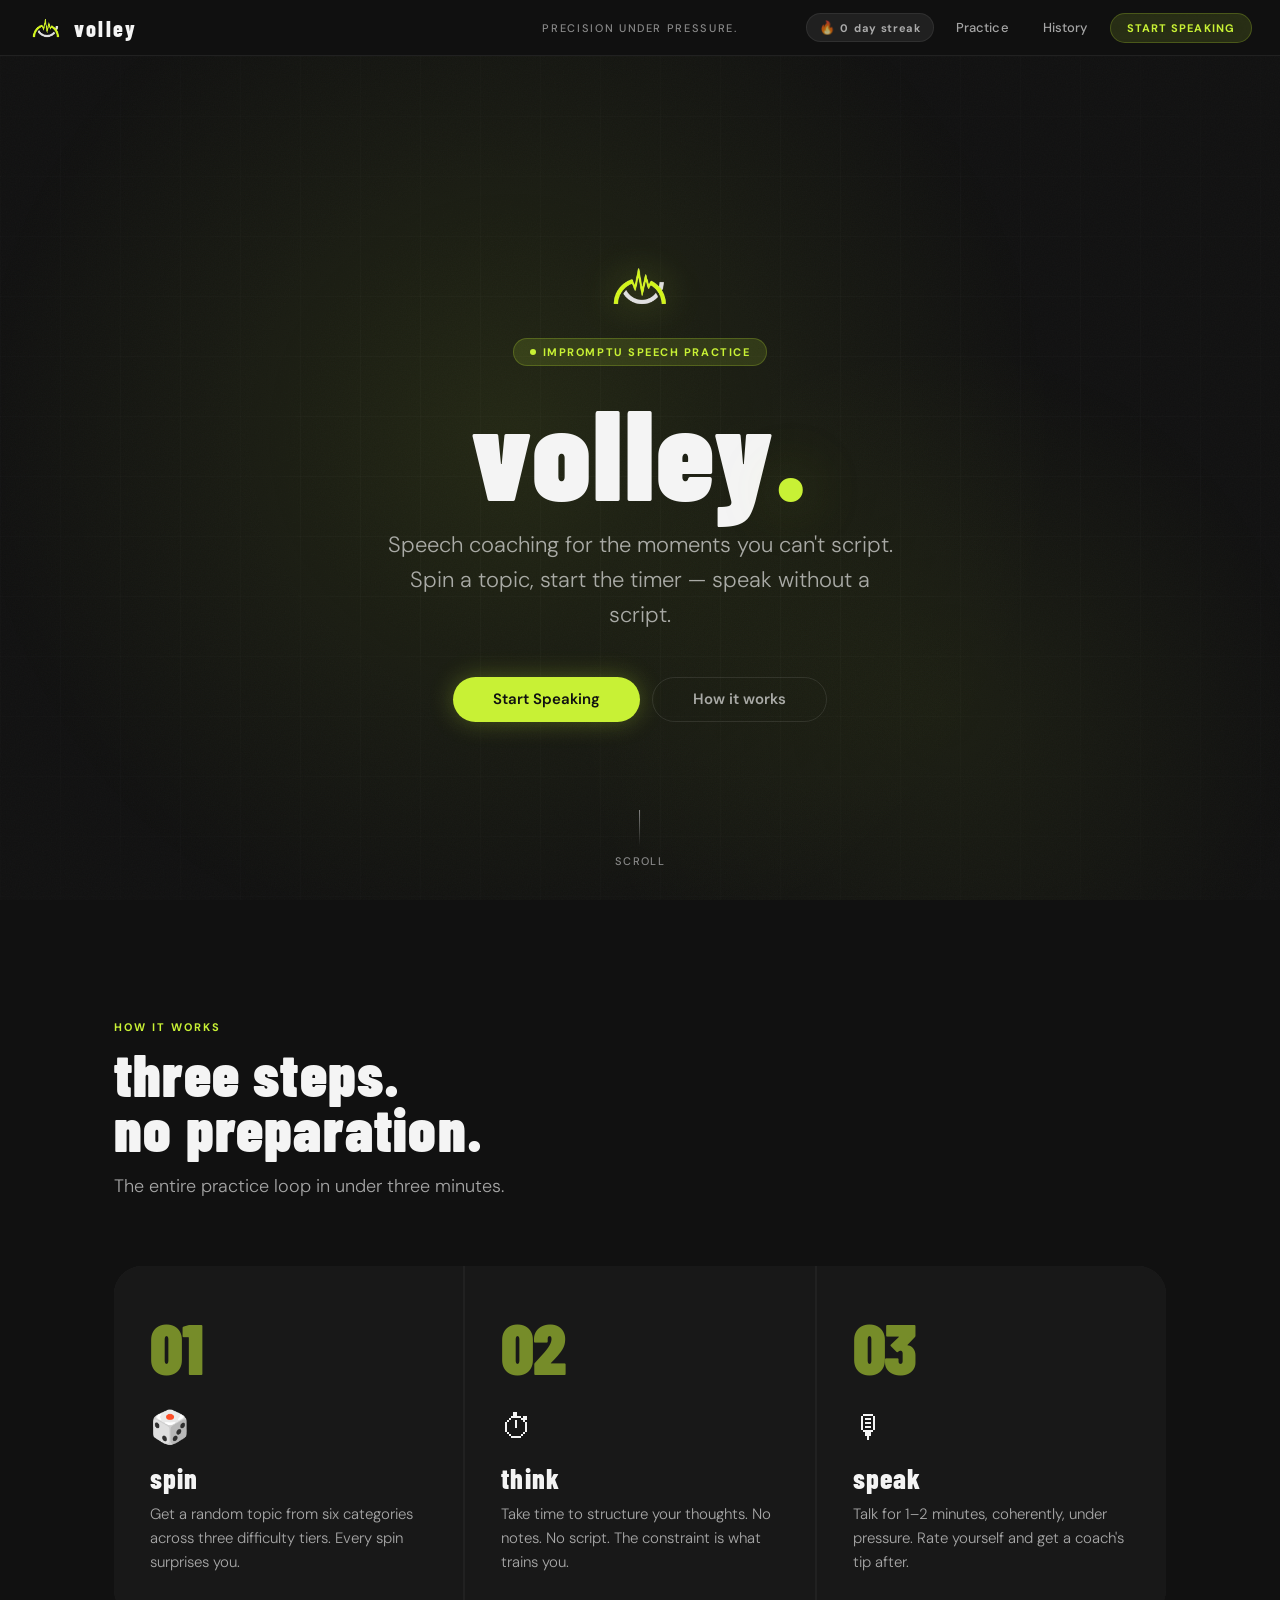
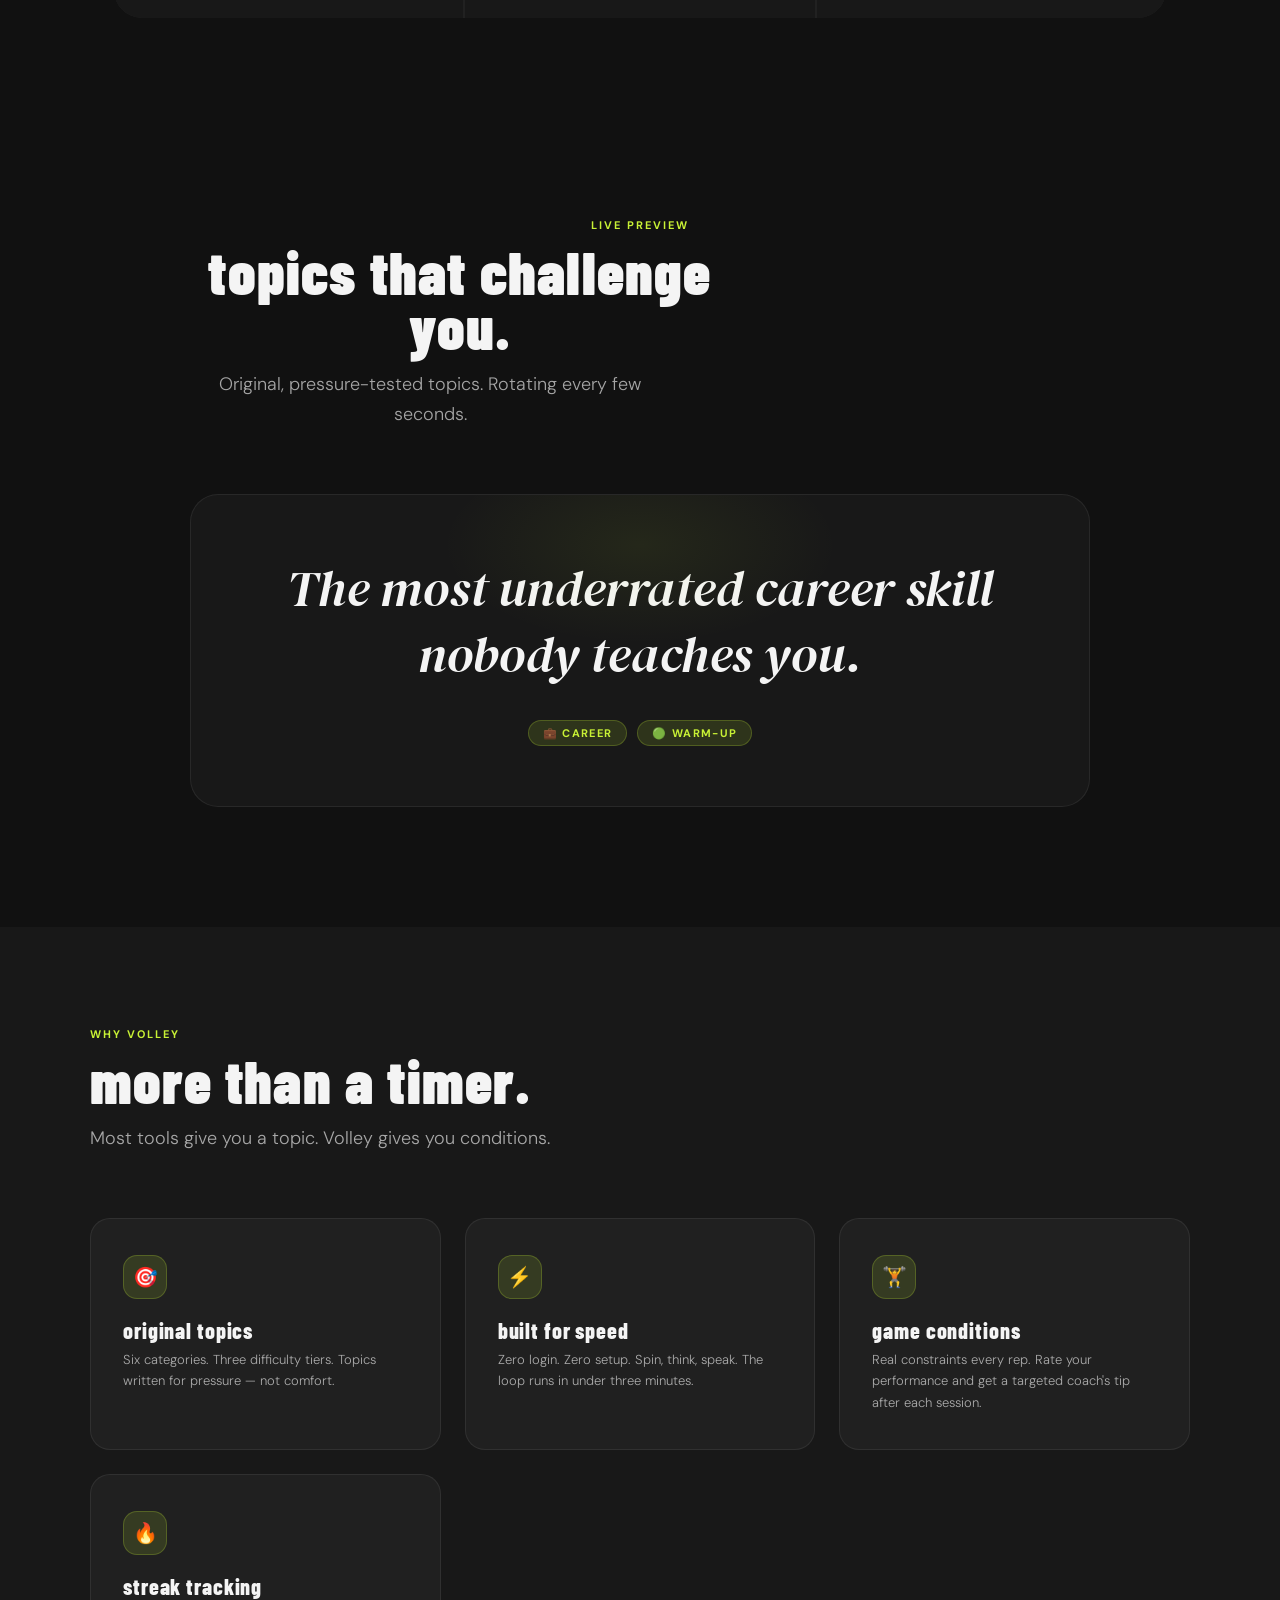
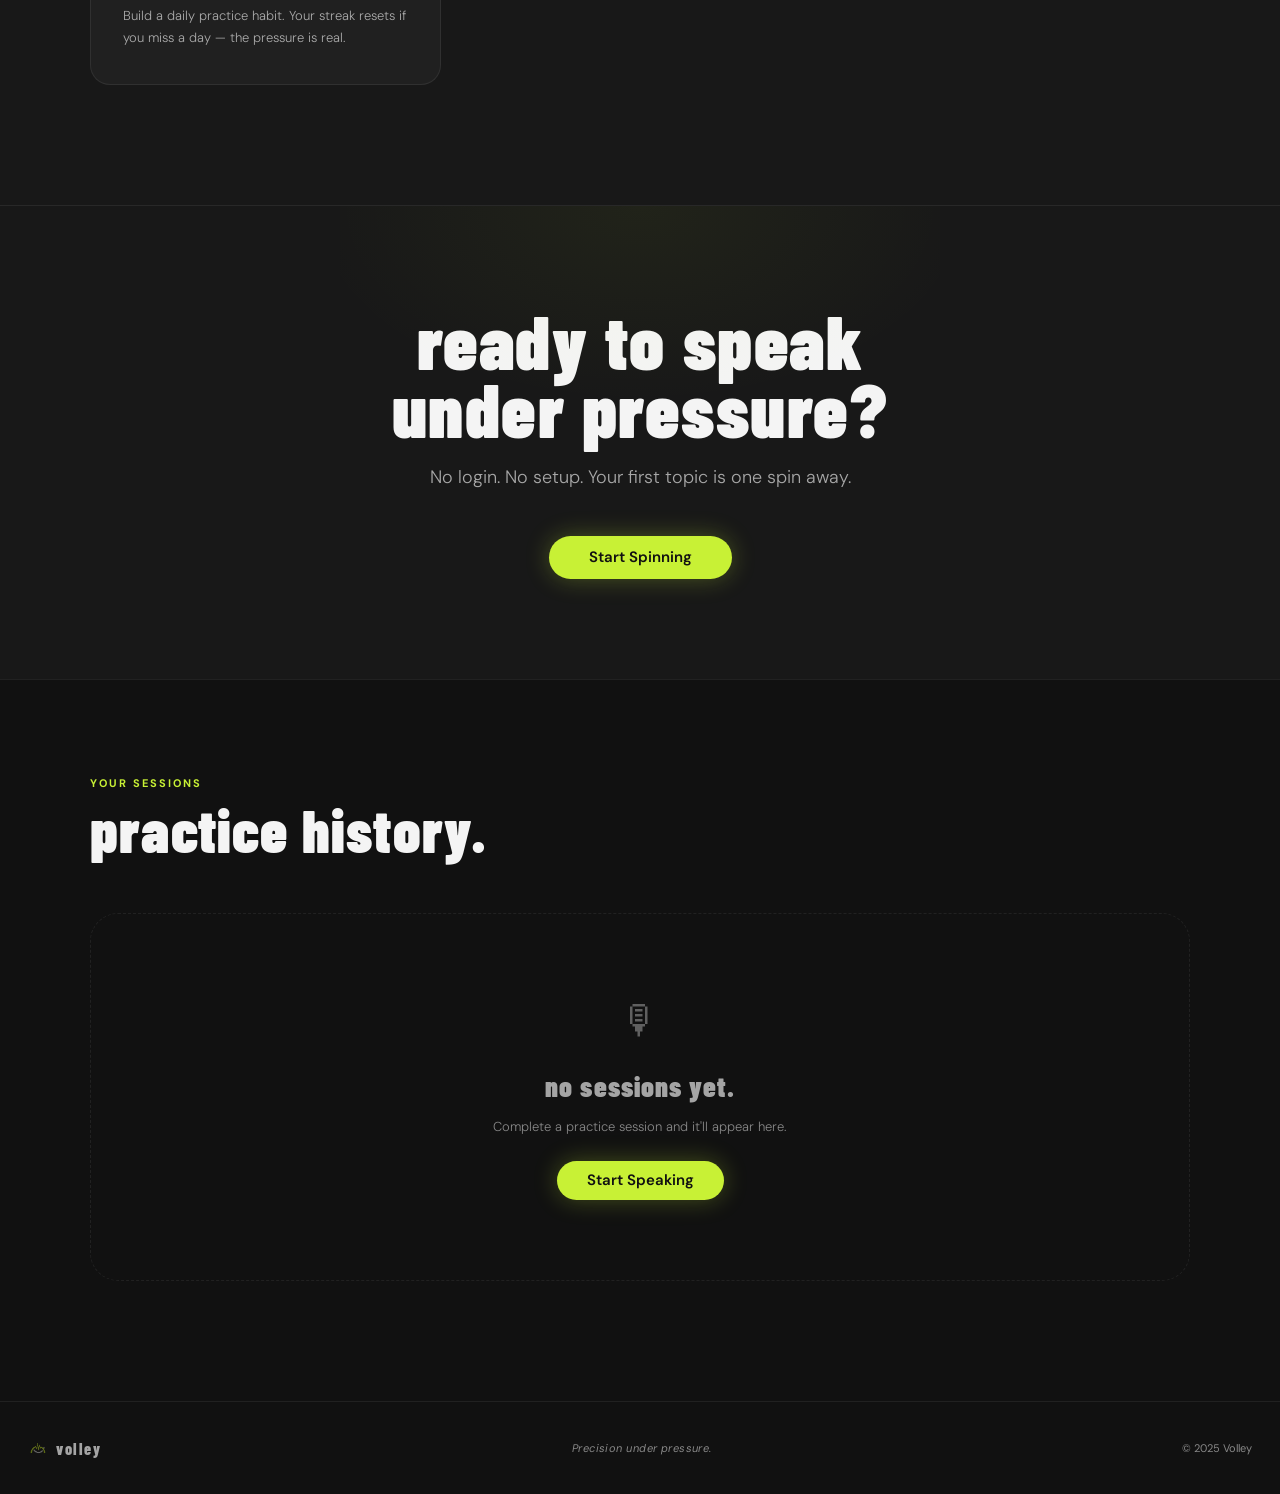
<file: index.html>
<!DOCTYPE html>
<html lang="en">
<head>
  <meta charset="UTF-8">
  <meta name="viewport" content="width=device-width, initial-scale=1.0, viewport-fit=cover">
  <title>Volley — Precision under pressure.</title>
  <meta name="description" content="AI-powered speech coaching for the moments you can't script.">
  <link rel="stylesheet" href="css/tokens.css">
  <link rel="stylesheet" href="css/global.css">
  <link rel="stylesheet" href="css/landing.css">
</head>
<body class="page-landing">

  <!-- NAVBAR -->
  <nav class="navbar" role="navigation" aria-label="Main navigation">
    <a class="nav-brand" href="index.html" aria-label="Volley home">
      <!-- FIX #9: PNG logo -->
      <img class="nav-logo-img" src="assets/logo.png" alt="Volley logo">
      <span class="nav-wordmark">volley</span>
    </a>
    <span class="nav-tagline">Precision under pressure.</span>
    <div class="nav-right">
      <!-- FIX #12: Streak badge -->
      <div class="nav-streak" id="navStreak" title="Your current practice streak">
        <span class="nav-streak-icon">🔥</span>
        <span class="nav-streak-count">0</span>
        <span>day streak</span>
      </div>
      <a class="nav-link" href="spin.html">Practice</a>
      <a class="nav-link" href="history.html">History</a>
      <a class="nav-cta" href="spin.html">Start Speaking</a>
    </div>
  </nav>

  <!-- HERO -->
  <section class="hero" aria-labelledby="heroHeadline">
    <div class="hero-bg" aria-hidden="true">
      <div class="hero-glow-1"></div>
      <div class="hero-glow-2"></div>
      <div class="hero-grid"></div>
    </div>
    <div class="hero-content">
      <div class="hero-logo-wrap" aria-hidden="true">
        <img class="hero-logo-img" src="assets/logo.png" alt="">
      </div>
      <div class="hero-eyebrow" aria-hidden="true">
        <span class="hero-eyebrow-dot"></span>
        Impromptu speech practice
      </div>
      <h1 class="hero-headline" id="heroHeadline">
        volley<span class="hero-headline-accent">.</span>
      </h1>
      <p class="hero-sub">
        Speech coaching for the moments you can't script.
        Spin a topic, start the timer — speak without a script.
      </p>
      <div class="hero-cta">
        <a class="btn btn-primary btn-lg" href="spin.html">Start Speaking</a>
        <a class="btn btn-secondary btn-lg" href="#how" data-scroll-to="how">How it works</a>
      </div>
    </div>
    <div class="scroll-hint" aria-hidden="true" id="scrollHint" style="cursor:pointer;">
      <div class="scroll-line"></div>
      Scroll
    </div>
  </section>

  <!-- HOW IT WORKS -->
  <section class="section" id="how" aria-labelledby="howTitle">
    <div class="reveal">
      <span class="section-label">How it works</span>
      <h2 class="section-title" id="howTitle">three steps.<br>no preparation.</h2>
      <p class="section-desc">The entire practice loop in under three minutes.</p>
    </div>
    <div class="steps-grid stagger-parent reveal">
      <div class="step-card reveal reveal-delay-1">
        <div class="step-card-num">01</div>
        <span class="step-card-icon" aria-hidden="true">🎲</span>
        <h3 class="step-card-title">spin</h3>
        <p class="step-card-body">Get a random topic from six categories across three difficulty tiers. Every spin surprises you.</p>
      </div>
      <div class="step-card reveal reveal-delay-2">
        <div class="step-card-num">02</div>
        <span class="step-card-icon" aria-hidden="true">⏱</span>
        <h3 class="step-card-title">think</h3>
        <p class="step-card-body">Take time to structure your thoughts. No notes. No script. The constraint is what trains you.</p>
      </div>
      <div class="step-card reveal reveal-delay-3">
        <div class="step-card-num">03</div>
        <span class="step-card-icon" aria-hidden="true">🎙</span>
        <h3 class="step-card-title">speak</h3>
        <p class="step-card-body">Talk for 1–2 minutes, coherently, under pressure. Rate yourself and get a coach's tip after.</p>
      </div>
    </div>
  </section>

  <!-- LIVE DEMO -->
  <div class="demo-section" id="demo">
    <div class="demo-inner">
      <div class="reveal">
        <span class="section-label">Live preview</span>
        <h2 class="section-title">topics that challenge you.</h2>
        <p class="section-desc">Original, pressure-tested topics. Rotating every few seconds.</p>
      </div>
      <div class="demo-card reveal">
        <p class="demo-topic fade-in" id="demoTopic" aria-live="polite">Loading topic…</p>
        <div class="demo-meta">
          <span class="demo-pill" id="demoCatBadge">🎯 ALL TOPICS</span>
          <span class="demo-pill" id="demoDiffBadge">🎲 Any Level</span>
        </div>
      </div>
    </div>
  </div>

  <!-- WHY VOLLEY -->
  <div class="features-section" id="why">
    <div class="features-inner">
      <div class="reveal">
        <span class="section-label">Why Volley</span>
        <h2 class="section-title">more than a timer.</h2>
        <p class="section-desc">Most tools give you a topic. Volley gives you conditions.</p>
      </div>
      <div class="features-grid stagger-parent">
        <div class="feature-card reveal reveal-delay-1">
          <div class="feature-icon" aria-hidden="true">🎯</div>
          <h3 class="feature-title">original topics</h3>
          <p class="feature-body">Six categories. Three difficulty tiers. Topics written for pressure — not comfort.</p>
        </div>
        <div class="feature-card reveal reveal-delay-2">
          <div class="feature-icon" aria-hidden="true">⚡</div>
          <h3 class="feature-title">built for speed</h3>
          <p class="feature-body">Zero login. Zero setup. Spin, think, speak. The loop runs in under three minutes.</p>
        </div>
        <div class="feature-card reveal reveal-delay-3">
          <div class="feature-icon" aria-hidden="true">🏋️</div>
          <h3 class="feature-title">game conditions</h3>
          <p class="feature-body">Real constraints every rep. Rate your performance and get a targeted coach's tip after each session.</p>
        </div>
        <div class="feature-card reveal reveal-delay-4">
          <div class="feature-icon" aria-hidden="true">🔥</div>
          <h3 class="feature-title">streak tracking</h3>
          <p class="feature-body">Build a daily practice habit. Your streak resets if you miss a day — the pressure is real.</p>
        </div>
      </div>
    </div>
  </div>

  <!-- CTA BANNER -->
  <div class="cta-banner">
    <h2 class="cta-banner-title reveal">ready to speak<br>under pressure?</h2>
    <p class="cta-banner-sub reveal">No login. No setup. Your first topic is one spin away.</p>
    <div class="reveal">
      <a class="btn btn-primary btn-lg" href="spin.html">Start Spinning</a>
    </div>
  </div>

  <!-- HISTORY SECTION -->
  <div class="history-section" id="history">
    <div class="history-inner">

      <!-- Header -->
      <div class="hist-header">
        <div>
          <span class="section-label">Your sessions</span>
          <h2 class="section-title">practice history.</h2>
        </div>
        <button class="btn btn-ghost btn-sm hist-clear-btn" id="histClearBtn" aria-label="Clear all history">
          Clear history
        </button>
      </div>

      <!-- Stats bar (hidden until data exists) -->
      <div class="hist-stats" id="histStats">
        <div class="hist-stat">
          <span class="hist-stat-val" id="hsSessions">0</span>
          <span class="hist-stat-lbl">sessions</span>
        </div>
        <div class="hist-stat-div"></div>
        <div class="hist-stat">
          <span class="hist-stat-val" id="hsAvg">—</span>
          <span class="hist-stat-lbl">avg rating</span>
        </div>
        <div class="hist-stat-div"></div>
        <div class="hist-stat">
          <span class="hist-stat-val" id="hsStreak">0</span>
          <span class="hist-stat-lbl">day streak</span>
        </div>
        <div class="hist-stat-div"></div>
        <div class="hist-stat">
          <span class="hist-stat-val" id="hsTime">0m</span>
          <span class="hist-stat-lbl">total time</span>
        </div>
      </div>

      <!-- Empty state -->
      <div class="hist-empty" id="histEmpty">
        <span class="hist-empty-icon" aria-hidden="true">🎙</span>
        <p class="hist-empty-title">no sessions yet.</p>
        <p class="hist-empty-sub">Complete a practice session and it'll appear here.</p>
        <a class="btn btn-primary btn-md" href="spin.html" style="margin-top:24px;">Start Speaking</a>
      </div>

      <!-- Cards grid -->
      <div class="hist-grid" id="histGrid" role="list" aria-label="Session history"></div>

    </div>
  </div>

  <!-- FOOTER -->
  <footer class="footer" role="contentinfo">
    <div class="footer-brand">
      <img src="assets/logo.png" alt="Volley" style="width:20px;height:auto;opacity:0.4;">
      <span class="footer-wordmark">volley</span>
    </div>
    <span class="footer-tagline">Precision under pressure.</span>
    <span class="footer-copy">© 2025 Volley</span>
  </footer>

  <div class="toast" id="toast" role="status" aria-live="polite"></div>

  <script src="js/topics.js"></script>
  <script src="js/navbar.js"></script>
  <script src="js/landing.js"></script>
</body>
</html>
</file>
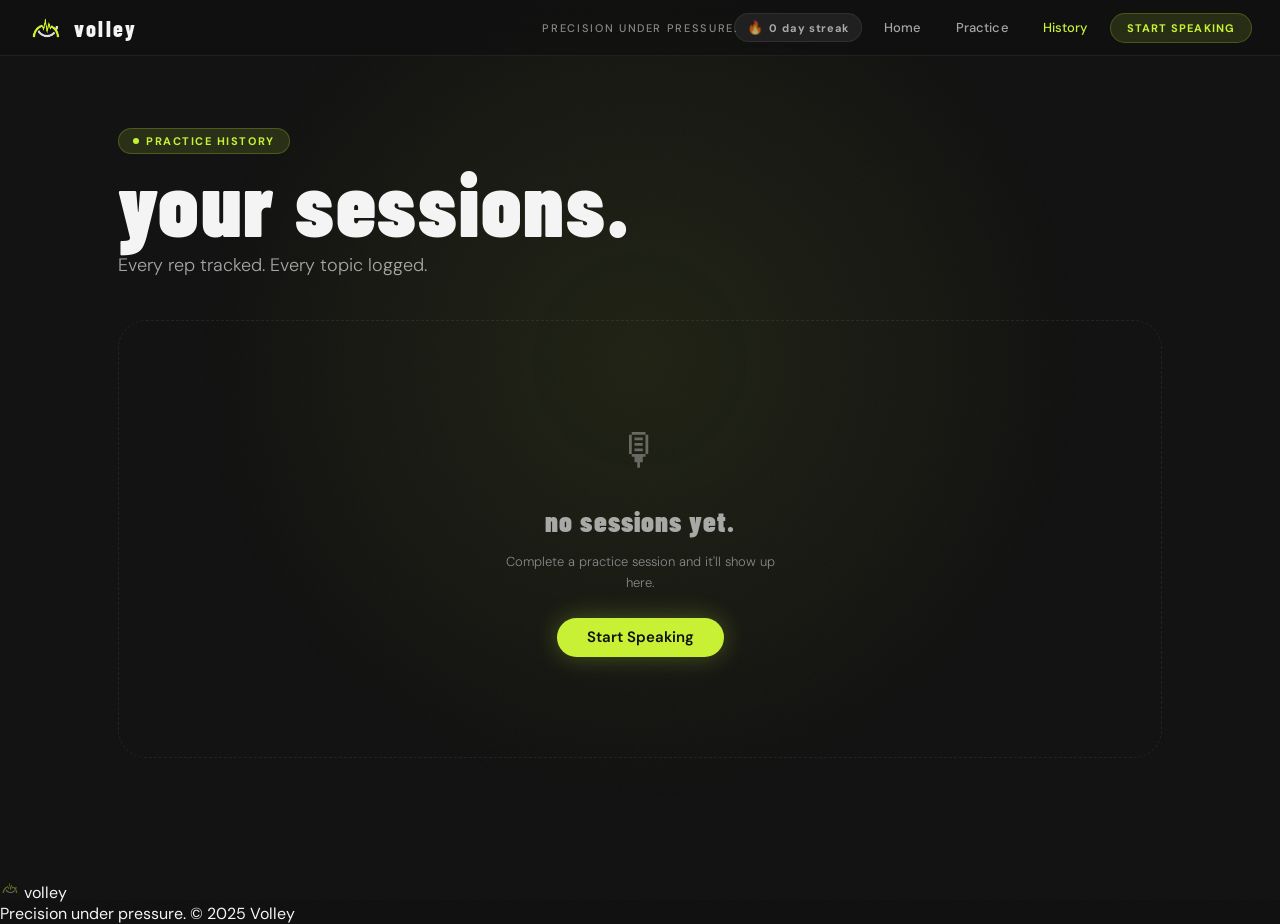
<file: history.html>
<!DOCTYPE html>
<html lang="en">
<head>
  <meta charset="UTF-8">
  <meta name="viewport" content="width=device-width, initial-scale=1.0, viewport-fit=cover">
  <title>Volley — Practice History</title>
  <meta name="description" content="Your full Volley session history — every topic, every rating, every rep.">
  <link rel="stylesheet" href="css/tokens.css">
  <link rel="stylesheet" href="css/global.css">
  <link rel="stylesheet" href="css/history.css">
</head>
<body class="page-history">

  <!-- NAVBAR -->
  <nav class="navbar" role="navigation" aria-label="Main navigation">
    <a class="nav-brand" href="index.html" aria-label="Volley home">
      <img class="nav-logo-img" src="assets/logo.png" alt="Volley logo">
      <span class="nav-wordmark">volley</span>
    </a>
    <span class="nav-tagline">Precision under pressure.</span>
    <div class="nav-right">
      <div class="nav-streak" id="navStreak" title="Your current practice streak">
        <span class="nav-streak-icon">🔥</span>
        <span class="nav-streak-count">0</span>
        <span>day streak</span>
      </div>
      <a class="nav-link" href="index.html">Home</a>
      <a class="nav-link" href="spin.html">Practice</a>
      <a class="nav-link active" href="history.html">History</a>
      <a class="nav-cta" href="spin.html">Start Speaking</a>
    </div>
  </nav>

  <!-- Background glow -->
  <div class="hist-page-bg" aria-hidden="true">
    <div class="hist-page-glow"></div>
  </div>

  <!-- MAIN -->
  <main class="hist-page-main">

    <!-- Page header -->
    <header class="hist-page-header">
      <div class="hist-page-eyebrow">
        <span class="hist-eyebrow-dot"></span>
        Practice history
      </div>
      <h1 class="hist-page-title">your sessions.</h1>
      <p class="hist-page-sub">Every rep tracked. Every topic logged.</p>
    </header>

    <!-- Stats bar -->
    <div class="hist-stats" id="histStats" role="region" aria-label="Practice statistics">
      <div class="hist-stat">
        <span class="hist-stat-val" id="hsSessions">0</span>
        <span class="hist-stat-lbl">sessions</span>
      </div>
      <div class="hist-stat-div"></div>
      <div class="hist-stat">
        <span class="hist-stat-val" id="hsAvg">—</span>
        <span class="hist-stat-lbl">avg rating</span>
      </div>
      <div class="hist-stat-div"></div>
      <div class="hist-stat">
        <span class="hist-stat-val" id="hsStreak">0</span>
        <span class="hist-stat-lbl">day streak</span>
      </div>
      <div class="hist-stat-div"></div>
      <div class="hist-stat">
        <span class="hist-stat-val" id="hsTime">0m</span>
        <span class="hist-stat-lbl">total time</span>
      </div>
    </div>

    <!-- Controls: filter + clear -->
    <div class="hist-controls" id="histControls">
      <div class="hist-filters" role="group" aria-label="Filter by category">
        <button class="hist-filter active" data-cat="all">All</button>
        <button class="hist-filter" data-cat="career">💼 Career</button>
        <button class="hist-filter" data-cat="mindset">🧠 Mindset</button>
        <button class="hist-filter" data-cat="society">🌍 Society</button>
        <button class="hist-filter" data-cat="tech">⚡ Tech</button>
        <button class="hist-filter" data-cat="debate">⚔️ Debate</button>
        <button class="hist-filter" data-cat="story">✦ Story</button>
      </div>
      <button class="btn btn-ghost btn-sm hist-clear-btn" id="histClearBtn" aria-label="Clear all history">
        Clear history
      </button>
    </div>

    <!-- Empty — no history at all -->
    <div class="hist-empty" id="histEmpty">
      <span class="hist-empty-icon" aria-hidden="true">🎙</span>
      <p class="hist-empty-title">no sessions yet.</p>
      <p class="hist-empty-sub">Complete a practice session and it'll show up here.</p>
      <a class="btn btn-primary btn-md" href="spin.html" style="margin-top:24px;">Start Speaking</a>
    </div>

    <!-- Empty — filter has no results -->
    <div class="hist-empty" id="histFilterEmpty" style="display:none;">
      <span class="hist-empty-icon" aria-hidden="true">🔍</span>
      <p class="hist-empty-title">nothing here.</p>
      <p class="hist-empty-sub">No sessions in this category yet. Try a different filter.</p>
      <button class="btn btn-ghost btn-md" id="histResetFilter" style="margin-top:20px;">Show all sessions</button>
    </div>

    <!-- Cards grid -->
    <div class="hist-grid" id="histGrid" role="list" aria-label="Session history"></div>

    <!-- Bottom CTA -->
    <div class="hist-page-cta" id="histPageCta">
      <a class="btn btn-primary btn-lg" href="spin.html">Keep Practicing →</a>
    </div>

  </main>

  <!-- FOOTER -->
  <footer class="footer" role="contentinfo">
    <div class="footer-brand">
      <img src="assets/logo.png" alt="Volley" style="width:20px;height:auto;opacity:0.4;">
      <span class="footer-wordmark">volley</span>
    </div>
    <span class="footer-tagline">Precision under pressure.</span>
    <span class="footer-copy">© 2025 Volley</span>
  </footer>

  <div class="toast" id="toast" role="status" aria-live="polite"></div>

  <script src="js/topics.js"></script>
  <script src="js/navbar.js"></script>
  <script src="js/history.js"></script>
</body>
</html>
</file>
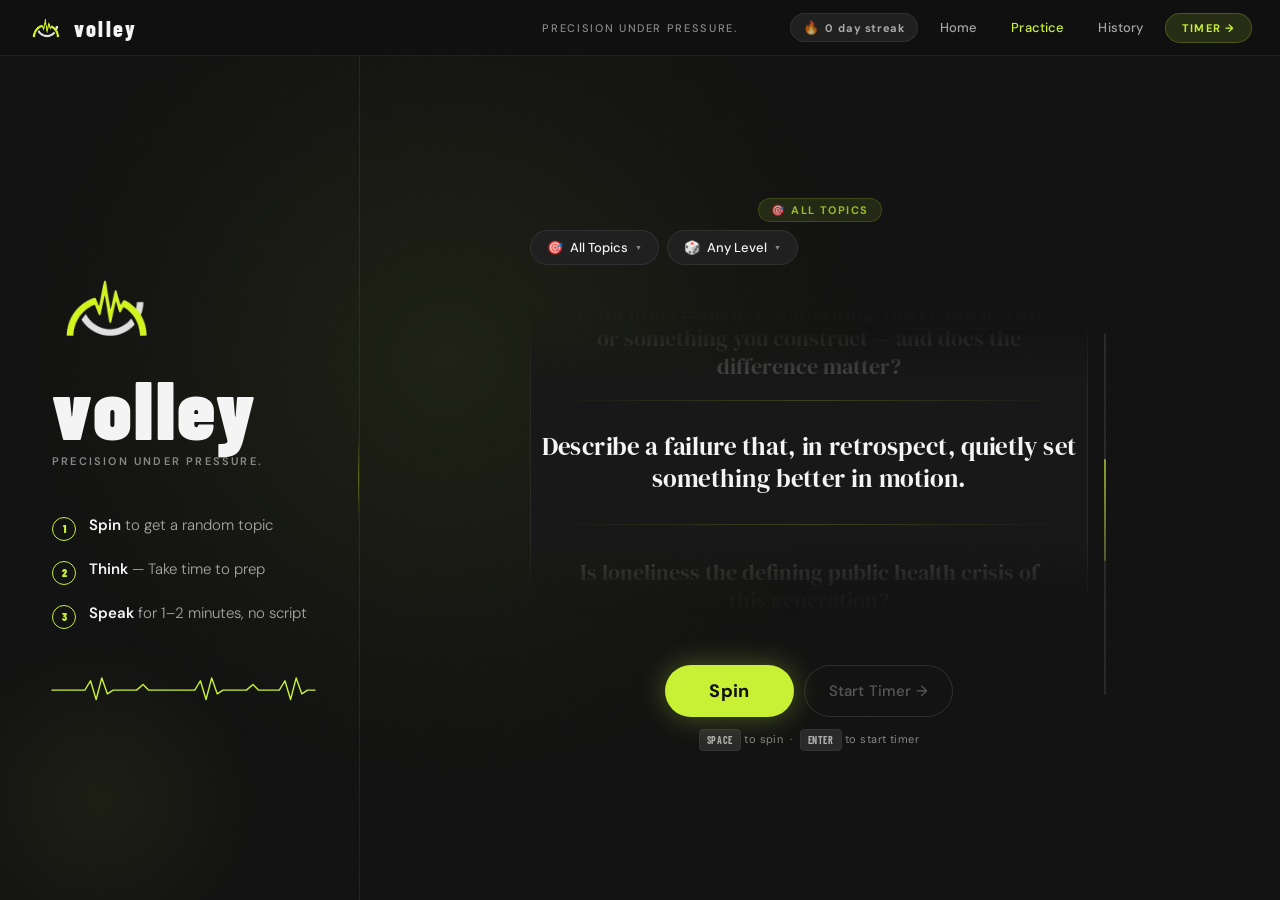
<file: spin.html>
<!DOCTYPE html>
<html lang="en">
<head>
  <meta charset="UTF-8">
  <meta name="viewport" content="width=device-width, initial-scale=1.0, viewport-fit=cover">
  <title>Volley — Spin a Topic</title>
  <meta name="description" content="Spin a random impromptu speaking topic. Filter by category and difficulty.">
  <link rel="stylesheet" href="css/tokens.css">
  <link rel="stylesheet" href="css/global.css">
  <link rel="stylesheet" href="css/spin.css">
</head>
<body>

  <!-- NAVBAR -->
  <nav class="navbar" role="navigation" aria-label="Main navigation">
    <a class="nav-brand" href="index.html" aria-label="Volley home">
      <!-- FIX #9: PNG logo -->
      <img class="nav-logo-img" src="assets/logo.png" alt="Volley logo">
      <span class="nav-wordmark">volley</span>
    </a>
    <span class="nav-tagline">Precision under pressure.</span>
    <div class="nav-right">
      <!-- FIX #12: Streak badge -->
      <div class="nav-streak" id="navStreak" title="Your current practice streak">
        <span class="nav-streak-icon">🔥</span>
        <span class="nav-streak-count">0</span>
        <span>day streak</span>
      </div>
      <a class="nav-link" href="index.html">Home</a>
      <a class="nav-link active" href="spin.html">Practice</a>
      <a class="nav-link" href="history.html">History</a>
      <a class="nav-cta" href="timer.html">Timer →</a>
    </div>
  </nav>

  <!-- TWO-PANEL LAYOUT -->
  <div class="page-spin">

    <!-- LEFT PANEL -->
    <aside class="panel-left" aria-label="Instructions">

      <!-- FIX #9: PNG logo — large version -->
      <div class="brand-mark-wrap" aria-hidden="true">
        <img class="brand-logo-img" src="assets/logo.png" alt="Volley">
      </div>

      <h1 class="brand-name">volley</h1>
      <p class="brand-sub">Precision under pressure.</p>

      <ol class="steps" aria-label="Practice steps">
        <li class="step">
          <div class="step-badge" aria-hidden="true">1</div>
          <p class="step-label"><strong>Spin</strong> to get a random topic</p>
        </li>
        <li class="step">
          <div class="step-badge" aria-hidden="true">2</div>
          <p class="step-label"><strong>Think</strong> — Take time to prep</p>
        </li>
        <li class="step">
          <div class="step-badge" aria-hidden="true">3</div>
          <p class="step-label"><strong>Speak</strong> for 1–2 minutes, no script</p>
        </li>
      </ol>

      <div class="panel-ecg" aria-hidden="true">
        <svg class="ecg-line" viewBox="0 0 280 28" fill="none">
          <polyline
            points="0,14 28,14 35,14 41,4 47,24 53,1 59,18 65,14 90,14 97,8 103,14
                    125,14 152,14 158,4 164,24 170,1 176,18 182,14 207,14 214,8
                    220,14 242,14 248,4 254,24 260,1 266,18 272,14 280,14"
            stroke="#C8F135" stroke-width="1.5" stroke-linecap="round" stroke-linejoin="round"/>
        </svg>
      </div>
    </aside>

    <!-- RIGHT PANEL -->
    <main class="panel-right" aria-label="Topic spinner">

      <!-- FIX #4 & #8: cat-badge sits ABOVE reel-outer, inside reel-block -->
      <div class="reel-block">

        <!-- Category badge — outside reel window, no collision -->
        <div class="cat-badge" id="catBadge" aria-live="polite">🎯 ALL TOPICS</div>

        <!-- Filter row — part of reel-block, tight spacing -->
        <div class="filter-row" role="group" aria-label="Topic filters">

          <!-- Category filter -->
          <div class="fpill" id="catPill">
            <button class="fpill-trigger" id="catTrigger"
              aria-haspopup="listbox" aria-expanded="false" aria-label="Select category">
              <span id="catIcon" aria-hidden="true">🎯</span>
              <span id="catLabel">All Topics</span>
              <span class="arrow" aria-hidden="true">▼</span>
            </button>
            <div class="fpill-menu" role="listbox" aria-label="Topic categories">
              <button class="fpill-option active" role="option" data-val="all"    data-icon="🎯" data-label="All Topics">🎯 All Topics   <span class="tick" aria-hidden="true">✓</span></button>
              <button class="fpill-option"        role="option" data-val="career" data-icon="💼" data-label="Career">💼 Career        <span class="tick" aria-hidden="true">✓</span></button>
              <button class="fpill-option"        role="option" data-val="mindset"data-icon="🧠" data-label="Mindset">🧠 Mindset       <span class="tick" aria-hidden="true">✓</span></button>
              <button class="fpill-option"        role="option" data-val="society"data-icon="🌍" data-label="Society">🌍 Society       <span class="tick" aria-hidden="true">✓</span></button>
              <button class="fpill-option"        role="option" data-val="tech"   data-icon="⚡" data-label="Technology">⚡ Technology  <span class="tick" aria-hidden="true">✓</span></button>
              <button class="fpill-option"        role="option" data-val="debate" data-icon="⚔️"  data-label="Debate This">⚔️ Debate This <span class="tick" aria-hidden="true">✓</span></button>
              <button class="fpill-option"        role="option" data-val="story"  data-icon="✦"  data-label="Storytelling">✦ Storytelling <span class="tick" aria-hidden="true">✓</span></button>
            </div>
          </div>

          <!-- Difficulty filter -->
          <div class="fpill" id="diffPill">
            <button class="fpill-trigger" id="diffTrigger"
              aria-haspopup="listbox" aria-expanded="false" aria-label="Select difficulty">
              <span id="diffIcon" aria-hidden="true">🎲</span>
              <span id="diffLabel">Any Level</span>
              <span class="arrow" aria-hidden="true">▼</span>
            </button>
            <div class="fpill-menu" role="listbox" aria-label="Difficulty levels">
              <button class="fpill-option active" role="option" data-val="all"    data-icon="🎲" data-label="Any Level">🎲 Any Level    <span class="tick" aria-hidden="true">✓</span></button>
              <button class="fpill-option"        role="option" data-val="easy"   data-icon="🟢" data-label="Warm-Up">🟢 Warm-Up      <span class="tick" aria-hidden="true">✓</span></button>
              <button class="fpill-option"        role="option" data-val="medium" data-icon="🟡" data-label="Pressure">🟡 Pressure     <span class="tick" aria-hidden="true">✓</span></button>
              <button class="fpill-option"        role="option" data-val="hard"   data-icon="🔴" data-label="High Stakes">🔴 High Stakes <span class="tick" aria-hidden="true">✓</span></button>
            </div>
          </div>

        </div>

        <!-- Reel -->
        <div class="reel-outer" role="region" aria-label="Topic reel">
          <div class="reel-main">

            <div class="reel-window" id="reelWindow" aria-live="polite" aria-atomic="true">
              <!-- FIX #4: diff pips stay inside — safe zone below mask -->
              <div class="diff-pips" id="diffPips" aria-hidden="true">
                <div class="pip" id="pip1"></div>
                <div class="pip" id="pip2"></div>
                <div class="pip" id="pip3"></div>
              </div>
              <div class="reel-strip" id="reelStrip"></div>
            </div>

            <!-- FIX #6: Spin dominant, Timer secondary -->
            <div class="spin-btn-row">
              <button class="btn-spin" id="spinBtn" aria-label="Spin for a new topic">Spin</button>
              <button class="btn-to-timer" id="toTimerBtn" aria-label="Go to timer">Start Timer →</button>
            </div>

            <p class="kbd-hint" aria-hidden="true">
              <kbd class="kbd">SPACE</kbd> to spin &nbsp;·&nbsp; <kbd class="kbd">ENTER</kbd> to start timer
            </p>
          </div>

          <!-- FIX #7: Clean scroll indicator — no artifact -->
          <div class="scroll-indicator" aria-hidden="true">
            <div class="scroll-track">
              <div class="scroll-thumb-inner" id="scrollThumb"></div>
            </div>
          </div>
        </div>

      </div>
      <!-- /reel-block -->

    </main>
  </div>

  <div class="toast" id="toast" role="status" aria-live="polite"></div>

  <script src="js/topics.js"></script>
  <script src="js/navbar.js"></script>
  <script src="js/spin.js"></script>
</body>
</html>
</file>
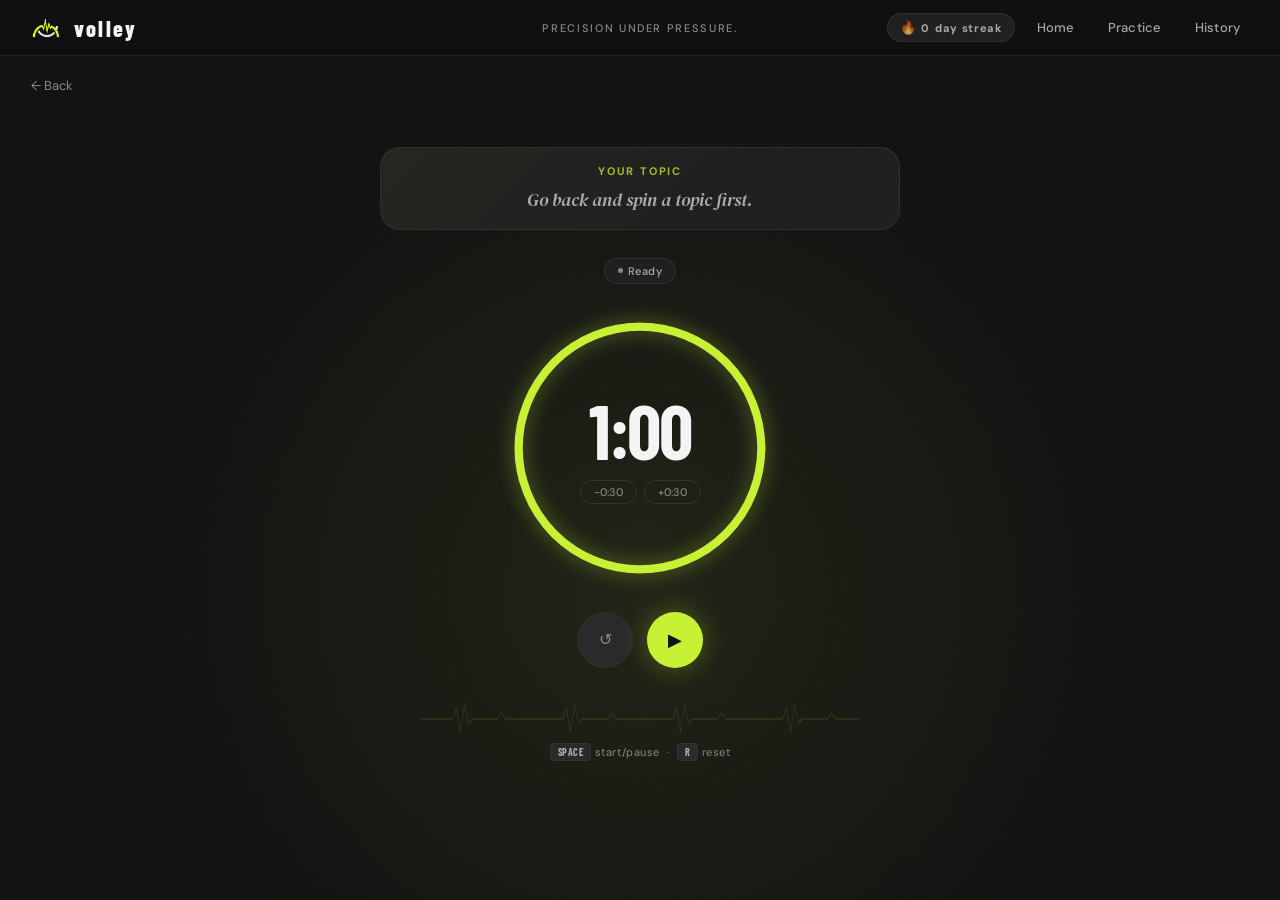
<file: timer.html>
<!DOCTYPE html>
<html lang="en">
<head>
  <meta charset="UTF-8">
  <meta name="viewport" content="width=device-width, initial-scale=1.0, viewport-fit=cover">
  <title>Volley — Timer</title>
  <meta name="description" content="Impromptu speech timer. Speak for 1–2 minutes without a script.">
  <link rel="stylesheet" href="css/tokens.css">
  <link rel="stylesheet" href="css/global.css">
  <link rel="stylesheet" href="css/timer.css">
</head>
<body class="page-timer">

  <!-- NAVBAR -->
  <nav class="navbar" role="navigation" aria-label="Main navigation">
    <a class="nav-brand" href="index.html" aria-label="Volley home">
      <!-- FIX #9: PNG logo -->
      <img class="nav-logo-img" src="assets/logo.png" alt="Volley logo">
      <span class="nav-wordmark">volley</span>
    </a>
    <span class="nav-tagline">Precision under pressure.</span>
    <div class="nav-right">
      <!-- FIX #12: Streak badge -->
      <div class="nav-streak" id="navStreak" title="Your current practice streak">
        <span class="nav-streak-icon">🔥</span>
        <span class="nav-streak-count">0</span>
        <span>day streak</span>
      </div>
      <a class="nav-link" href="index.html">Home</a>
      <a class="nav-link" href="spin.html">Practice</a>
      <a class="nav-link" href="history.html">History</a>
    </div>
  </nav>

  <!-- Background glow -->
  <div class="timer-bg" aria-hidden="true">
    <div class="timer-bg-glow" id="timerBgGlow"></div>
  </div>

  <!-- Back link -->
  <a class="page-back" href="spin.html" aria-label="Back to topic spinner">← Back</a>

  <!-- TIMER SECTION -->
  <div class="timer-section" role="main">

    <!-- Topic card -->
    <div class="topic-card" id="topicCard" role="region" aria-label="Current topic">
      <span class="topic-label">Your topic</span>
      <p class="topic-text" id="topicText">Go back and spin a topic first.</p>
    </div>

    <!-- Status chip -->
    <div class="session-meta" aria-live="polite">
      <div class="meta-chip">
        <span class="dot" id="statusDot" aria-hidden="true"></span>
        <span id="statusLabel">Ready</span>
      </div>
    </div>

    <!-- Ring timer -->
    <div class="ring-wrap" role="timer" aria-label="Countdown timer">
      <svg class="ring-svg" viewBox="0 0 240 240" aria-hidden="true">
        <circle class="ring-track" cx="120" cy="120" r="104"/>
        <circle class="ring-arc" id="ringArc" cx="120" cy="120" r="104" stroke-dashoffset="0"/>
      </svg>
      <div class="ring-center">
        <div class="ring-time" id="ringTime" aria-label="Time remaining">1:00</div>
        <div class="ring-adj" id="ringAdj" role="group" aria-label="Adjust time">
          <button class="adj-btn" id="adjMinus" aria-label="Subtract 30 seconds">−0:30</button>
          <button class="adj-btn" id="adjPlus"  aria-label="Add 30 seconds">+0:30</button>
        </div>
      </div>
    </div>

    <!-- Controls -->
    <div class="timer-controls" role="group" aria-label="Timer controls">
      <button class="ctrl ctrl-reset" id="resetBtn" title="Reset (R)" aria-label="Reset timer">↺</button>
      <button class="ctrl ctrl-play"  id="playBtn"  title="Start / Pause (Space)" aria-label="Start or pause">▶</button>
    </div>

    <!-- ECG decoration -->
    <div class="timer-ecg" aria-hidden="true">
      <svg viewBox="0 0 880 30" fill="none" preserveAspectRatio="none">
        <g class="ecg-animated">
          <polyline points="0,15 55,15 65,15 73,4 81,28 89,1 97,19 105,15 155,15 163,9 171,15 220,15 220,15 275,15 285,15 293,4 301,28 309,1 317,19 325,15 375,15 383,9 391,15 440,15"
            stroke="#C8F135" stroke-width="1.5" stroke-linecap="round" stroke-linejoin="round"/>
          <polyline points="440,15 495,15 505,15 513,4 521,28 529,1 537,19 545,15 595,15 603,9 611,15 660,15 660,15 715,15 725,15 733,4 741,28 749,1 757,19 765,15 815,15 823,9 831,15 880,15"
            stroke="#C8F135" stroke-width="1.5" stroke-linecap="round" stroke-linejoin="round"/>
        </g>
      </svg>
    </div>

    <!-- Keyboard hint -->
    <p style="margin-top:10px;font-size:11px;color:var(--grey);letter-spacing:0.05em;text-align:center;" aria-hidden="true">
      <kbd style="padding:2px 7px;background:var(--surface-3);border:1px solid var(--surface-4);border-radius:4px;font-size:10px;font-family:var(--font-display);font-weight:700;color:var(--ghost-2);">SPACE</kbd>
      start/pause &nbsp;·&nbsp;
      <kbd style="padding:2px 7px;background:var(--surface-3);border:1px solid var(--surface-4);border-radius:4px;font-size:10px;font-family:var(--font-display);font-weight:700;color:var(--ghost-2);">R</kbd>
      reset
    </p>

  </div>

  <!-- ═══════════════════════════════════════════
       FIX #10: FULL POST-SESSION DONE SCREEN
       SESSION COMPLETE → Rating → Coach Tip → Actions
       ═══════════════════════════════════════════ -->
  <div class="done-overlay" id="doneOverlay" role="dialog" aria-modal="true" aria-label="Session complete">
    <div class="done-card">

      <!-- SESSION COMPLETE pill -->
      <div class="done-pill" aria-hidden="true">
        ✦ Session Complete
      </div>

      <!-- Headline -->
      <h2 class="done-headline">How did that feel?</h2>

      <!-- Topic echo -->
      <p class="done-topic-echo" id="doneTopicEcho" aria-label="Topic you just spoke on"></p>

      <!-- FIX #10: 5-star rating -->
      <div class="star-row" role="group" aria-label="Rate your performance">
        <button class="star-btn" data-rating="1" aria-label="1 star">★</button>
        <button class="star-btn" data-rating="2" aria-label="2 stars">★</button>
        <button class="star-btn" data-rating="3" aria-label="3 stars">★</button>
        <button class="star-btn" data-rating="4" aria-label="4 stars">★</button>
        <button class="star-btn" data-rating="5" aria-label="5 stars">★</button>
      </div>

      <!-- FIX #10: Coach's tip card -->
      <div class="coach-tip-card" aria-live="polite">
        <span class="coach-tip-label">Coach's Tip</span>
        <p class="coach-tip-text" id="coachTipText">Loading tip…</p>
      </div>

      <!-- FIX #13: Session number -->
      <p class="done-session-num" id="sessionNum" aria-label="Session count"></p>

      <!-- Actions -->
      <div class="done-actions">
        <button class="btn btn-primary btn-full btn-lg" id="btnSaveAndContinue" aria-label="Save rating and spin a new topic">
          Save &amp; Continue
        </button>
        <button class="btn btn-ghost btn-full btn-md" id="btnGoAgain" aria-label="Go again with same topic">
          Go Again →
        </button>
      </div>

    </div>
  </div>

  <div class="toast" id="toast" role="status" aria-live="polite"></div>

  <script src="js/topics.js"></script>
  <script src="js/navbar.js"></script>
  <script src="js/timer.js"></script>
</body>
</html>
</file>
<file: css/tokens.css>
/* ═══════════════════════════════════════════════════════════
   VOLLEY — Design Tokens  (tokens.css)
   All CSS custom properties used across every page
   ═══════════════════════════════════════════════════════════ */

@import url('https://fonts.googleapis.com/css2?family=Barlow+Condensed:wght@300;400;500;600;700;800;900&family=DM+Serif+Display:ital@0;1&family=DM+Sans:opsz,wght@9..40,300;9..40,400;9..40,500;9..40,600&display=swap');

:root {

  /* ── Brand Colors ─────────────────────── */
  --lime:           #C8F135;
  --lime-bright:    #D4FF3A;
  --lime-muted:     rgba(200, 241, 53, 0.13);
  --lime-glow:      rgba(200, 241, 53, 0.26);
  --lime-border:    rgba(200, 241, 53, 0.22);
  --lime-text:      rgba(200, 241, 53, 0.78);

  --obsidian:       #111111;
  --surface-1:      #181818;
  --surface-2:      #202020;
  --surface-3:      #2A2A2A;
  --surface-4:      #333333;
  --surface-hover:  #303030;

  --ghost:          #F4F4F4;
  --ghost-2:        rgba(244, 244, 244, 0.65);
  --ghost-3:        rgba(244, 244, 244, 0.30);
  --ghost-4:        rgba(244, 244, 244, 0.10);
  --ghost-5:        rgba(244, 244, 244, 0.06);

  --grey:           #888888;
  --grey-muted:     rgba(136, 136, 136, 0.45);

  --border:         rgba(255, 255, 255, 0.07);
  --border-strong:  rgba(255, 255, 255, 0.13);

  /* ── Functional Colors ────────────────── */
  --error:          #FF4D4D;
  --error-muted:    rgba(255, 77, 77, 0.14);
  --warning:        #FFB800;
  --warning-muted:  rgba(255, 184, 0, 0.14);
  --success:        var(--lime);

  /* ── Border Radius ────────────────────── */
  --r-xs:    4px;
  --r-sm:    8px;
  --r-md:    14px;
  --r-lg:    20px;
  --r-xl:    28px;
  --r-2xl:   40px;
  --r-pill:  9999px;

  /* ── Shadows ──────────────────────────── */
  --shadow-sm:    0 1px 8px  rgba(0, 0, 0, 0.35);
  --shadow-md:    0 4px 24px rgba(0, 0, 0, 0.50);
  --shadow-lg:    0 12px 60px rgba(0, 0, 0, 0.65);
  --shadow-lime:  0 0 32px rgba(200, 241, 53, 0.22),
                  0 0 64px rgba(200, 241, 53, 0.09);

  /* ── Typography Scale ─────────────────── */
  --font-display:   'Barlow Condensed', sans-serif;
  --font-body:      'DM Sans', sans-serif;
  --font-reel:      'DM Serif Display', serif;

  --text-2xs:  10px;
  --text-xs:   11px;
  --text-sm:   13px;
  --text-base: 15px;
  --text-lg:   18px;
  --text-xl:   22px;
  --text-2xl:  28px;
  --text-3xl:  36px;
  --text-4xl:  52px;
  --text-5xl:  72px;
  --text-6xl:  96px;

  /* ── Motion ───────────────────────────── */
  --ease-out:     cubic-bezier(0.22, 1, 0.36, 1);
  --ease-spring:  cubic-bezier(0.34, 1.56, 0.64, 1);
  --ease-in-out:  cubic-bezier(0.65, 0.00, 0.35, 1);

  /* ── Layout ───────────────────────────── */
  --nav-height:   56px;
  --panel-width:  360px;
}
</file>
<file: css/global.css>
/* ═══════════════════════════════════════════════════════════
   VOLLEY — Global Base Styles  (global.css)
   Reset · Body · Navbar · Shared components · Animations
   ═══════════════════════════════════════════════════════════ */

/* ── Reset ──────────────────────────────────────────────── */
*, *::before, *::after { box-sizing: border-box; margin: 0; padding: 0; }

html { scroll-behavior: smooth; font-size: 16px; height: 100%; }

body {
  font-family: var(--font-body);
  background: var(--obsidian);
  color: var(--ghost);
  min-height: 100vh;
  overflow-x: hidden;
  -webkit-font-smoothing: antialiased;
  -moz-osx-font-smoothing: grayscale;
  position: relative;
}

body::after {
  content: '';
  position: fixed; inset: 0; z-index: 0;
  background-image: url("data:image/svg+xml,%3Csvg xmlns='http://www.w3.org/2000/svg' width='256' height='256'%3E%3Cfilter id='n'%3E%3CfeTurbulence type='fractalNoise' baseFrequency='0.78' numOctaves='4' stitchTiles='stitch'/%3E%3C/filter%3E%3Crect width='256' height='256' filter='url(%23n)' opacity='0.026'/%3E%3C/svg%3E");
  pointer-events: none;
}

body > * { position: relative; z-index: 1; }

/* ── Typography ──────────────────────────────────────────── */
h1,h2,h3,h4,h5,h6 { font-family: var(--font-display); font-weight: 800; line-height: 1.0; letter-spacing: 0.02em; }
p   { line-height: 1.6; }
a   { color: inherit; text-decoration: none; }
button { font-family: var(--font-body); cursor: pointer; border: none; background: none; }

/* ── NAVBAR ─────────────────────────────────────────────── */
.navbar {
  position: fixed; top: 0; left: 0; right: 0; z-index: 100;
  height: var(--nav-height);
  display: flex; align-items: center; justify-content: space-between;
  padding: 0 28px;
  background: rgba(17,17,17,0.82);
  backdrop-filter: blur(28px) saturate(1.6);
  -webkit-backdrop-filter: blur(28px) saturate(1.6);
  border-bottom: 1px solid var(--border);
  /* Allow absolute centering of tagline */
  position: fixed;
}

.nav-brand {
  display: flex; align-items: center; gap: 10px;
  text-decoration: none; flex-shrink: 0;
}

/* FIX #9 — PNG logo replaces inline SVG */
.nav-logo-img {
  width: 36px;
  height: auto;
  display: block;
  flex-shrink: 0;
  object-fit: contain;
}

.nav-wordmark {
  font-family: var(--font-display);
  font-size: 22px; font-weight: 800;
  letter-spacing: 0.10em; text-transform: lowercase;
  color: var(--ghost); line-height: 1;
  transition: color 0.2s;
}
.nav-brand:hover .nav-wordmark { color: var(--lime); }

.nav-tagline {
  font-size: var(--text-xs); font-weight: 500;
  letter-spacing: 0.15em; text-transform: uppercase;
  color: var(--grey);
  animation: fadeIn 0.6s 1.0s both;
  /* True center — independent of left/right widths */
  position: absolute;
  left: 50%;
  transform: translateX(-50%);
  pointer-events: none;
  white-space: nowrap;
}

.nav-right { display: flex; align-items: center; gap: 10px; }

.nav-link {
  font-size: var(--text-sm); font-weight: 500;
  color: var(--ghost-2); text-decoration: none;
  padding: 6px 12px; border-radius: var(--r-sm);
  transition: color 0.18s, background 0.18s;
  letter-spacing: 0.01em; white-space: nowrap;
}
.nav-link:hover  { color: var(--ghost); background: var(--ghost-5); }
.nav-link.active { color: var(--lime); }

.nav-cta {
  display: inline-flex; align-items: center; gap: 6px;
  padding: 7px 16px;
  background: var(--lime-muted); border: 1px solid var(--lime-border);
  border-radius: var(--r-pill);
  color: var(--lime); font-family: var(--font-body);
  font-size: var(--text-xs); font-weight: 700;
  letter-spacing: 0.10em; text-transform: uppercase;
  cursor: pointer; text-decoration: none;
  transition: background 0.2s, box-shadow 0.2s, transform 0.15s var(--ease-spring);
  white-space: nowrap;
}
.nav-cta:hover { background: var(--lime-glow); box-shadow: var(--shadow-lime); transform: scale(1.04); }

/* FIX #12 — Streak badge */
.nav-streak {
  display: inline-flex; align-items: center; gap: 5px;
  padding: 5px 12px;
  background: var(--surface-2); border: 1px solid var(--border);
  border-radius: var(--r-pill);
  font-size: var(--text-xs); font-weight: 700;
  color: var(--ghost-2); letter-spacing: 0.06em;
  white-space: nowrap; transition: border-color 0.2s, color 0.2s;
}
.nav-streak.has-streak { border-color: rgba(255,184,0,0.35); color: var(--warning); }
.nav-streak-icon { font-size: 13px; }

/* ── BUTTONS ─────────────────────────────────────────────── */
.btn {
  display: inline-flex; align-items: center; justify-content: center; gap: 8px;
  border: none; cursor: pointer; font-family: var(--font-body); font-weight: 600;
  border-radius: var(--r-pill);
  transition: transform 0.18s var(--ease-spring), box-shadow 0.22s, background 0.15s, color 0.15s, border-color 0.15s;
  text-decoration: none; white-space: nowrap; line-height: 1;
}
.btn-lg  { font-size: var(--text-base); padding: 14px 40px; }
.btn-md  { font-size: var(--text-base); padding: 12px 30px; }
.btn-sm  { font-size: var(--text-sm);   padding: 9px  20px; }

.btn-primary {
  background: var(--lime); color: var(--obsidian);
  box-shadow: 0 0 24px rgba(200,241,53,0.28);
}
.btn-primary:hover { background: var(--lime-bright); transform: scale(1.05); box-shadow: 0 0 40px rgba(200,241,53,0.45); }
.btn-primary:active { transform: scale(0.97); }
.btn-primary:disabled { opacity: 0.35; cursor: not-allowed; transform: none; box-shadow: none; }

.btn-secondary { background: transparent; color: var(--ghost-2); border: 1.5px solid var(--ghost-4); }
.btn-secondary:hover { border-color: var(--lime); color: var(--lime); background: var(--lime-muted); transform: scale(1.03); }

.btn-ghost { background: var(--ghost-5); color: var(--ghost-2); border: 1px solid var(--border); }
.btn-ghost:hover { background: var(--surface-3); color: var(--ghost); border-color: var(--border-strong); transform: scale(1.02); }

/* Full-width button variant */
.btn-full { width: 100%; justify-content: center; }

/* ── TOAST ───────────────────────────────────────────────── */
.toast {
  position: fixed; bottom: 28px; left: 50%;
  transform: translateX(-50%) translateY(72px);
  background: var(--surface-3); color: var(--ghost);
  border: 1px solid var(--border); border-radius: var(--r-pill);
  padding: 11px 22px; font-size: var(--text-sm); font-weight: 500;
  z-index: 9999; opacity: 0; pointer-events: none;
  white-space: nowrap;
  transition: opacity 0.28s, transform 0.36s var(--ease-spring);
  backdrop-filter: blur(12px); max-width: calc(100vw - 48px); text-align: center;
}
.toast.show { opacity: 1; transform: translateX(-50%) translateY(0); }

/* ── ECG ─────────────────────────────────────────────────── */
.ecg-line { display: block; overflow: visible; }
.ecg-animated { animation: ecgScroll 4s linear infinite; transform-origin: left center; }
@keyframes ecgScroll { from { transform: translateX(0); } to { transform: translateX(-50%); } }

/* ── ANIMATIONS ──────────────────────────────────────────── */
@keyframes fadeIn    { from { opacity:0; } to { opacity:1; } }
@keyframes fadeInUp  { from { opacity:0; transform:translateY(22px); } to { opacity:1; transform:translateY(0); } }
@keyframes fadeInDown{ from { opacity:0; transform:translateY(-16px); } to { opacity:1; transform:translateY(0); } }
@keyframes scaleIn   { from { opacity:0; transform:scale(0.88); } to { opacity:1; transform:scale(1); } }
@keyframes pulse     { 0%,100%{ opacity:0.45; transform:scale(1); } 50%{ opacity:1; transform:scale(1.06); } }
@keyframes float     { 0%,100%{ transform:translateY(0) scale(1); } 50%{ transform:translateY(-16px) scale(1.04); } }
@keyframes shimmer   { from{ background-position:-200% 0; } to{ background-position:200% 0; } }
@keyframes starPop   { 0%{ transform:scale(0.5); } 60%{ transform:scale(1.35); } 100%{ transform:scale(1); } }

/* ── UTILITY ─────────────────────────────────────────────── */
.sr-only { position:absolute; width:1px; height:1px; padding:0; margin:-1px; overflow:hidden; clip:rect(0,0,0,0); white-space:nowrap; border:0; }

/* ── RESPONSIVE ──────────────────────────────────────────── */
@media (max-width: 540px) {
  .nav-tagline { display: none; }
  .navbar      { padding: 0 16px; }
  .nav-streak  { display: none; }
}
</file>
<file: css/landing.css>
/* ═══════════════════════════════════════════════════════════
   VOLLEY — Landing Page Styles  (landing.css)
   ═══════════════════════════════════════════════════════════ */

/* ── Page shell ─────────────────────────────────────────── */
.page-landing {
  min-height: 100vh;
  padding-top: var(--nav-height);
}

/* ── HERO ────────────────────────────────────────────────── */
.hero {
  min-height: calc(100vh - var(--nav-height));
  display: flex;
  flex-direction: column;
  align-items: center;
  justify-content: center;
  text-align: center;
  padding: 80px 24px 64px;
  position: relative;
}

/* Background radial glows */
.hero-bg {
  position: absolute;
  inset: 0;
  overflow: hidden;
  pointer-events: none;
  z-index: 0;
}
.hero-glow-1 {
  position: absolute;
  top: -20%; left: 40%;
  transform: translateX(-50%);
  width: 1100px; height: 1100px;
  border-radius: 50%;
  background: radial-gradient(circle, rgba(200, 241, 53, 0.10) 0%, rgba(200,241,53,0.04) 40%, transparent 70%);
  animation: float 4s ease-in-out infinite;
}
.hero-glow-2 {
  position: absolute;
  bottom: -25%; right: -5%;
  width: 800px; height: 800px;
  border-radius: 50%;
  background: radial-gradient(circle, rgba(200, 241, 53, 0.06) 0%, transparent 65%);
  animation: float 6s ease-in-out infinite reverse;
}
.hero-grid {
  position: absolute;
  inset: 0;
  background-image:
    linear-gradient(rgba(255,255,255,0.018) 1px, transparent 1px),
    linear-gradient(90deg, rgba(255,255,255,0.018) 1px, transparent 1px);
  background-size: 60px 60px;
  mask-image: radial-gradient(ellipse 100% 100% at 50% 50%, black 20%, transparent 100%);
  -webkit-mask-image: radial-gradient(ellipse 100% 100% at 50% 50%, black 20%, transparent 100%);
}

.hero-content {
  position: relative;
  z-index: 2;
  max-width: 780px;
}

/* Hero logo */
.hero-logo-wrap {
  display: flex;
  justify-content: center;
  margin-bottom: 16px;
  opacity: 0;
  animation: fadeInDown 0.6s 0.05s both;
}
.hero-logo-img {
  width: 72px;
  height: auto;
  display: block;
  filter: drop-shadow(0 0 18px rgba(200,241,53,0.35));
}

/* Eye-brow pill */
.hero-eyebrow {
  display: inline-flex;
  align-items: center;
  gap: 7px;
  padding: 6px 16px;
  background: var(--lime-muted);
  border: 1px solid var(--lime-border);
  border-radius: var(--r-pill);
  color: var(--lime);
  font-size: var(--text-xs);
  font-weight: 700;
  letter-spacing: 0.14em;
  text-transform: uppercase;
  margin-bottom: 28px;
  opacity: 0;
  animation: fadeInDown 0.6s 0.2s both;
}
.hero-eyebrow-dot {
  width: 6px; height: 6px;
  border-radius: 50%;
  background: var(--lime);
  animation: pulse 2s ease-in-out infinite;
}

/* Main headline */
.hero-headline {
  font-family: var(--font-display);
  font-size: clamp(64px, 11vw, 128px);
  font-weight: 900;
  text-transform: lowercase;
  letter-spacing: 0.02em;
  line-height: 0.88;
  color: var(--ghost);
  margin-bottom: 20px;
  opacity: 0;
  animation: fadeInUp 0.8s 0.35s both;
}
.hero-headline-accent {
  color: var(--lime);
  display: inline-block;
  /* subtle text glow */
  text-shadow: 0 0 60px rgba(200, 241, 53, 0.35);
  animation: pulse 2s ease-in-out infinite;
  /* Pulse inherits after the entry animation completes */
  animation-delay:inherit;
}

/* Sub-headline */
.hero-sub {
  font-size: clamp(var(--text-lg), 2.5vw, var(--text-xl));
  font-weight: 300;
  color: var(--ghost-2);
  line-height: 1.6;
  max-width: 520px;
  margin: 0 auto 44px;
  opacity: 0;
  animation: fadeInUp 0.8s 0.5s both;
}

/* CTA buttons row */
.hero-cta {
  display: flex;
  gap: 12px;
  justify-content: center;
  flex-wrap: wrap;
  opacity: 0;
  animation: fadeInUp 0.8s 0.65s both;
}

/* Scroll hint */
.scroll-hint {
  position: absolute;
  bottom: 32px;
  left: 50%;
  transform: translateX(-50%);
  display: flex;
  flex-direction: column;
  align-items: center;
  gap: 8px;
  color: var(--grey);
  font-size: var(--text-xs);
  font-weight: 500;
  letter-spacing: 0.12em;
  text-transform: uppercase;
  opacity: 0;
  animation: fadeIn 0.8s 1.4s both;
}
.scroll-line {
  width: 1px;
  height: 36px;
  background: linear-gradient(to bottom, var(--grey), transparent);
  animation: shimmer 2s ease-in-out infinite;
}

/* ── FEATURES / HOW IT WORKS ─────────────────────────────── */
.section {
  padding: 120px 24px;
  max-width: 1100px;
  margin: 0 auto;
  position: relative;
  z-index: 1;
}

.section-label {
  font-size: var(--text-xs);
  font-weight: 700;
  letter-spacing: 0.18em;
  text-transform: uppercase;
  color: var(--lime);
  margin-bottom: 12px;
  display: block;
}

.section-title {
  font-family: var(--font-display);
  font-size: clamp(var(--text-3xl), 5vw, 60px);
  font-weight: 900;
  text-transform: lowercase;
  letter-spacing: 0.02em;
  line-height: 0.92;
  color: var(--ghost);
  max-width: 540px;
  margin-bottom: 16px;
}

.section-desc {
  font-size: var(--text-lg);
  color: var(--ghost-2);
  font-weight: 300;
  line-height: 1.65;
  max-width: 480px;
  margin-bottom: 64px;
}

/* Steps / process cards */
.steps-grid {
  display: grid;
  grid-template-columns: repeat(auto-fit, minmax(280px, 1fr));
  gap: 2px;
  background: var(--border);
  border-radius: var(--r-xl);
  overflow: hidden;
}

.step-card {
  background: var(--surface-1);
  padding: 44px 36px;
  position: relative;
  transition: background 0.25s;
  cursor: default;
}
.step-card:hover { background: var(--surface-2); }

.step-card-num {
  font-family: var(--font-display);
  font-size: 72px;
  font-weight: 900;
  color: var(--lime-bright);
  opacity: 0.5;
  line-height: 1;
  margin-bottom: 24px;
  letter-spacing: -0.02em;
}

.step-card-icon {
  font-size: 32px;
  margin-bottom: 16px;
  display: block;
}

.step-card-title {
  font-family: var(--font-display);
  font-size: var(--text-2xl);
  font-weight: 800;
  text-transform: lowercase;
  letter-spacing: 0.04em;
  color: var(--ghost);
  margin-bottom: 10px;
  line-height: 1;
}

.step-card-body {
  font-size: var(--text-base);
  color: var(--ghost-2);
  font-weight: 300;
  line-height: 1.6;
}

/* ── WHY VOLLEY ───────────────────────────────────────────── */
.features-section {
  padding: 100px 24px 120px;
  background: var(--surface-1);
  position: relative;
  z-index: 1;
}

.features-inner {
  max-width: 1100px;
  margin: 0 auto;
}

.features-grid {
  display: grid;
  grid-template-columns: repeat(auto-fit, minmax(300px, 1fr));
  gap: 24px;
  margin-top: 64px;
}

.feature-card {
  background: var(--surface-2);
  border: 1px solid var(--border);
  border-radius: var(--r-lg);
  padding: 36px 32px;
  transition: border-color 0.25s, transform 0.25s var(--ease-out), box-shadow 0.25s;
}
.feature-card:hover {
  border-color: var(--lime-border);
  transform: translateY(-4px);
  box-shadow: var(--shadow-md);
}

.feature-icon {
  width: 44px; height: 44px;
  border-radius: var(--r-md);
  background: var(--lime-muted);
  border: 1px solid var(--lime-border);
  display: flex; align-items: center; justify-content: center;
  font-size: 20px;
  margin-bottom: 20px;
}

.feature-title {
  font-family: var(--font-display);
  font-size: var(--text-xl);
  font-weight: 800;
  text-transform: lowercase;
  letter-spacing: 0.04em;
  color: var(--ghost);
  margin-bottom: 8px;
  line-height: 1;
}

.feature-body {
  font-size: var(--text-sm);
  color: var(--ghost-2);
  font-weight: 300;
  line-height: 1.65;
}

/* ── HERO DEMO / PREVIEW ─────────────────────────────────── */
.demo-section {
  padding: 80px 24px 120px;
  position: relative;
  z-index: 1;
}
.demo-inner {
  max-width: 900px;
  margin: 0 auto;
  text-align: center;
}
.demo-card {
  background: var(--surface-1);
  border: 1px solid var(--border);
  border-radius: var(--r-xl);
  padding: 60px 48px;
  margin-top: 56px;
  position: relative;
  overflow: hidden;
}
.demo-card::before {
  content: '';
  position: absolute;
  top: -50px; left: 50%;
  transform: translateX(-50%);
  width: 400px; height: 200px;
  background: radial-gradient(ellipse, rgba(200,241,53,0.07) 0%, transparent 70%);
  pointer-events: none;
}

/* Topic sample display */
.demo-topic {
  font-family: var(--font-reel);
  font-size: clamp(var(--text-2xl), 4vw, var(--text-4xl));
  font-style: italic;
  color: var(--ghost);
  line-height: 1.3;
  margin-bottom: 32px;
  min-height: 80px;
  display: flex;
  align-items: center;
  justify-content: center;
  transition: opacity 0.4s, transform 0.4s var(--ease-out);
}
.demo-topic.fade-out {
  opacity: 0;
  transform: translateY(-12px);
}
.demo-topic.fade-in {
  opacity: 1;
  transform: translateY(0);
}

.demo-meta {
  display: flex;
  align-items: center;
  justify-content: center;
  gap: 10px;
  flex-wrap: wrap;
}
.demo-pill {
  display: inline-flex; align-items: center; gap: 5px;
  padding: 5px 14px;
  background: var(--lime-muted);
  border: 1px solid var(--lime-border);
  border-radius: var(--r-pill);
  color: var(--lime);
  font-size: var(--text-xs);
  font-weight: 700;
  letter-spacing: 0.12em;
  text-transform: uppercase;
}

/* ── CTA BANNER ──────────────────────────────────────────── */
.cta-banner {
  padding: 100px 24px;
  text-align: center;
  background: var(--surface-1);
  border-top: 1px solid var(--border);
  position: relative;
  z-index: 1;
}
.cta-banner::before {
  content: '';
  position: absolute;
  top: 0; left: 50%; transform: translateX(-50%);
  width: 600px; height: 100%;
  background: radial-gradient(ellipse 80% 60% at 50% 0%, rgba(200,241,53,0.05) 0%, transparent 70%);
  pointer-events: none;
}

.cta-banner-title {
  font-family: var(--font-display);
  font-size: clamp(var(--text-3xl), 6vw, 76px);
  font-weight: 900;
  text-transform: lowercase;
  letter-spacing: 0.02em;
  line-height: 0.9;
  color: var(--ghost);
  margin-bottom: 20px;
}

.cta-banner-sub {
  font-size: var(--text-lg);
  color: var(--ghost-2);
  font-weight: 300;
  margin-bottom: 44px;
  max-width: 460px;
  margin-left: auto;
  margin-right: auto;
}

/* ── FOOTER ──────────────────────────────────────────────── */
.footer {
  padding: 36px 28px;
  border-top: 1px solid var(--border);
  display: flex;
  align-items: center;
  justify-content: space-between;
  flex-wrap: wrap;
  gap: 12px;
  position: relative;
  z-index: 1;
}

.footer-brand {
  display: flex;
  align-items: center;
  gap: 8px;
}
.footer-wordmark {
  font-family: var(--font-display);
  font-size: 16px;
  font-weight: 800;
  letter-spacing: 0.10em;
  text-transform: lowercase;
  color: var(--ghost-2);
}

.footer-copy {
  font-size: var(--text-xs);
  color: var(--grey);
  font-weight: 400;
}

.footer-tagline {
  font-size: var(--text-xs);
  color: var(--grey);
  font-style: italic;
  letter-spacing: 0.04em;
}

/* ── HISTORY SECTION ─────────────────────────────────────── */
.history-section {
  padding: 96px 24px 120px;
  border-top: 1px solid var(--border);
  position: relative;
  z-index: 1;
}

.history-inner {
  max-width: 1100px;
  margin: 0 auto;
}

/* Header row */
.hist-header {
  display: flex;
  align-items: flex-end;
  justify-content: space-between;
  gap: 16px;
  margin-bottom: 40px;
  flex-wrap: wrap;
}

.hist-clear-btn {
  flex-shrink: 0;
  align-self: flex-end;
  margin-bottom: 6px;
  color: var(--grey);
  border-color: rgba(255,255,255,0.08);
  font-size: var(--text-xs);
  letter-spacing: 0.06em;
  display: none; /* shown via JS when data exists */
}
.hist-clear-btn:hover {
  color: var(--error);
  border-color: rgba(255,77,77,0.28);
  background: var(--error-muted);
  transform: none;
}

/* Stats bar */
.hist-stats {
  display: none; /* shown via JS */
  align-items: stretch;
  background: var(--surface-1);
  border: 1px solid var(--border);
  border-radius: var(--r-xl);
  overflow: hidden;
  margin-bottom: 48px;
}

.hist-stat {
  display: flex;
  flex-direction: column;
  align-items: center;
  justify-content: center;
  gap: 5px;
  padding: 26px 32px;
  flex: 1;
}

.hist-stat-val {
  font-family: var(--font-display);
  font-size: var(--text-3xl);
  font-weight: 900;
  color: var(--lime);
  line-height: 1;
  letter-spacing: 0.02em;
}

.hist-stat-lbl {
  font-size: var(--text-xs);
  color: var(--grey);
  font-weight: 500;
  letter-spacing: 0.12em;
  text-transform: uppercase;
}

.hist-stat-div {
  width: 1px;
  background: var(--border);
  align-self: stretch;
  margin: 18px 0;
  flex-shrink: 0;
}

/* Empty state */
.hist-empty {
  display: flex;
  flex-direction: column;
  align-items: center;
  text-align: center;
  padding: 80px 24px;
  border: 1px dashed rgba(255,255,255,0.07);
  border-radius: var(--r-xl);
}

.hist-empty-icon {
  font-size: 40px;
  margin-bottom: 18px;
  opacity: 0.35;
  display: block;
}

.hist-empty-title {
  font-family: var(--font-display);
  font-size: var(--text-2xl);
  font-weight: 900;
  text-transform: lowercase;
  letter-spacing: 0.04em;
  color: var(--ghost-2);
  margin-bottom: 8px;
}

.hist-empty-sub {
  font-size: var(--text-sm);
  color: var(--grey);
  font-weight: 300;
  line-height: 1.6;
  max-width: 300px;
}

/* Cards grid */
.hist-grid {
  display: none; /* shown via JS */
  grid-template-columns: repeat(auto-fill, minmax(320px, 1fr));
  gap: 16px;
}

/* Individual session card */
.sess-card {
  background: var(--surface-1);
  border: 1px solid var(--border);
  border-radius: var(--r-lg);
  padding: 22px 26px;
  display: flex;
  flex-direction: column;
  gap: 12px;
  position: relative;
  overflow: hidden;
  transition: border-color 0.2s, transform 0.2s var(--ease-out), box-shadow 0.2s;
  cursor: default;
  opacity: 0;
  transform: translateY(12px);
  animation: sessCardIn 0.4s var(--ease-out) both;
}
@keyframes sessCardIn { to { opacity: 1; transform: none; } }

.sess-card::after {
  content: '';
  position: absolute;
  top: 0; left: 0; right: 0;
  height: 2px;
  background: var(--lime);
  opacity: 0;
  transition: opacity 0.2s;
}
.sess-card:hover {
  border-color: var(--lime-border);
  transform: translateY(-3px);
  box-shadow: var(--shadow-md);
}
.sess-card:hover::after { opacity: 0.55; }

/* Card top: category badge + date */
.sess-top {
  display: flex;
  align-items: center;
  justify-content: space-between;
  gap: 8px;
}

.sess-cat {
  display: inline-flex;
  align-items: center;
  gap: 4px;
  padding: 3px 10px;
  background: var(--lime-muted);
  border: 1px solid var(--lime-border);
  border-radius: var(--r-pill);
  color: var(--lime);
  font-size: 10px;
  font-weight: 700;
  letter-spacing: 0.12em;
  text-transform: uppercase;
  white-space: nowrap;
}

.sess-date {
  font-size: var(--text-xs);
  color: var(--grey);
  white-space: nowrap;
}

/* Topic text */
.sess-topic {
  font-family: var(--font-reel);
  font-size: var(--text-lg);
  font-style: italic;
  color: var(--ghost);
  line-height: 1.4;
  flex: 1;
}

/* Card bottom: diff + duration + stars */
.sess-bottom {
  display: flex;
  align-items: center;
  justify-content: space-between;
  gap: 8px;
  flex-wrap: wrap;
}

.sess-meta {
  display: flex;
  align-items: center;
  gap: 8px;
}

.sess-diff {
  font-size: var(--text-xs);
  color: var(--ghost-2);
  font-weight: 500;
}

.sess-dur {
  font-size: var(--text-xs);
  color: var(--grey);
}

.sess-dot {
  font-size: 9px;
  color: var(--border-strong);
  line-height: 1;
}

.sess-stars {
  display: flex;
  gap: 2px;
  line-height: 1;
}
.sess-star {
  font-size: 12px;
  color: var(--surface-4);
}
.sess-star.on { color: var(--lime); }

.sess-unrated {
  font-size: var(--text-xs);
  color: var(--grey-muted);
  font-style: italic;
}

/* Responsive */
@media (max-width: 768px) {
  .history-section { padding: 72px 20px 80px; }
  .hist-stat { padding: 18px 20px; }
  .hist-stat-val { font-size: var(--text-2xl); }
}
@media (max-width: 540px) {
  .hist-stats { flex-direction: column; }
  .hist-stat { flex-direction: row; justify-content: space-between; width: 100%; padding: 14px 20px; }
  .hist-stat-div { width: 100%; height: 1px; margin: 0; }
  .hist-grid { grid-template-columns: 1fr; }
  .hist-header { flex-direction: column; align-items: flex-start; }
}

/* ── Scroll-reveal utility ───────────────────────────────── */
.reveal {
  opacity: 0;
  transform: translateY(28px);
  transition: opacity 0.7s var(--ease-out), transform 0.7s var(--ease-out);
}
.reveal.visible {
  opacity: 1;
  transform: none;
}
.reveal-delay-1 { transition-delay: 0.08s; }
.reveal-delay-2 { transition-delay: 0.16s; }
.reveal-delay-3 { transition-delay: 0.24s; }
.reveal-delay-4 { transition-delay: 0.32s; }

/* ── RESPONSIVE ──────────────────────────────────────────── */
@media (max-width: 768px) {
  .section  { padding: 80px 20px; }
  .hero     { padding: 64px 20px 56px; }
  .demo-card { padding: 40px 24px; }
  .features-section { padding: 72px 20px; }
  .cta-banner { padding: 72px 20px; }
}

@media (max-width: 480px) {
  .hero-headline { letter-spacing: 0; }
  .steps-grid { grid-template-columns: 1fr; gap: 1px; }
  .features-grid { grid-template-columns: 1fr; gap: 16px; }
  .footer { flex-direction: column; align-items: flex-start; }
}
</file>
<file: css/history.css>
/* ═══════════════════════════════════════════════════════════
   VOLLEY — History Page Styles  (history.css)
   Standalone history.html — uses same design tokens as site
   ═══════════════════════════════════════════════════════════ */

/* ── Page shell ─────────────────────────────────────────── */
.page-history {
  min-height: 100vh;
  padding-top: var(--nav-height);
}

/* ── Background glow ─────────────────────────────────────── */
.hist-page-bg {
  position: fixed;
  inset: 0;
  pointer-events: none;
  z-index: 0;
}
.hist-page-glow {
  position: absolute;
  top: -10%; left: 50%;
  transform: translateX(-50%);
  width: 900px; height: 900px;
  border-radius: 50%;
  background: radial-gradient(circle,
    rgba(200,241,53,0.08) 0%,
    rgba(200,241,53,0.03) 45%,
    transparent 70%);
  animation: float 4s ease-in-out infinite;
}

/* ── Main layout ────────────────────────────────────────── */
.hist-page-main {
  position: relative;
  z-index: 1;
  max-width: 1100px;
  margin: 0 auto;
  padding: 72px 28px 120px;
  display: flex;
  flex-direction: column;
  gap: 40px;
}

/* ── Page header ────────────────────────────────────────── */
.hist-page-header {
  display: flex;
  flex-direction: column;
  gap: 10px;
  opacity: 0;
  animation: fadeInUp 0.7s 0.1s both;
}

.hist-page-eyebrow {
  display: inline-flex;
  align-items: center;
  gap: 7px;
  padding: 5px 14px;
  background: var(--lime-muted);
  border: 1px solid var(--lime-border);
  border-radius: var(--r-pill);
  color: var(--lime);
  font-size: var(--text-xs);
  font-weight: 700;
  letter-spacing: 0.14em;
  text-transform: uppercase;
  width: fit-content;
}

.hist-eyebrow-dot {
  width: 6px; height: 6px;
  border-radius: 50%;
  background: var(--lime);
  animation: pulse 2s ease-in-out infinite;
}

.hist-page-title {
  font-family: var(--font-display);
  font-size: clamp(48px, 7vw, 88px);
  font-weight: 900;
  text-transform: lowercase;
  letter-spacing: 0.02em;
  line-height: 0.88;
  color: var(--ghost);
}

.hist-page-sub {
  font-size: var(--text-lg);
  color: var(--ghost-2);
  font-weight: 300;
}

/* ── Stats bar ──────────────────────────────────────────── */
.hist-stats {
  display: flex;
  align-items: stretch;
  background: var(--surface-1);
  border: 1px solid var(--border);
  border-radius: var(--r-xl);
  overflow: hidden;
  opacity: 0;
  animation: fadeInUp 0.6s 0.2s both;
}

.hist-stat {
  display: flex;
  flex-direction: column;
  align-items: center;
  justify-content: center;
  gap: 5px;
  padding: 28px 36px;
  flex: 1;
}

.hist-stat-val {
  font-family: var(--font-display);
  font-size: var(--text-3xl);
  font-weight: 900;
  color: var(--lime);
  line-height: 1;
  letter-spacing: 0.02em;
}

.hist-stat-lbl {
  font-size: var(--text-xs);
  color: var(--grey);
  font-weight: 500;
  letter-spacing: 0.12em;
  text-transform: uppercase;
}

.hist-stat-div {
  width: 1px;
  background: var(--border);
  align-self: stretch;
  margin: 20px 0;
  flex-shrink: 0;
}

/* Hidden state (no data) */
.hist-stats.hidden,
.hist-controls.hidden,
.hist-page-cta.hidden { display: none !important; }

/* ── Controls ───────────────────────────────────────────── */
.hist-controls {
  display: flex;
  align-items: center;
  justify-content: space-between;
  gap: 12px;
  flex-wrap: wrap;
  opacity: 0;
  animation: fadeInUp 0.6s 0.3s both;
}

.hist-filters {
  display: flex;
  align-items: center;
  gap: 6px;
  flex-wrap: wrap;
}

.hist-filter {
  padding: 7px 16px;
  background: var(--surface-2);
  border: 1px solid var(--border);
  border-radius: var(--r-pill);
  color: var(--ghost-2);
  font-family: var(--font-body);
  font-size: var(--text-xs);
  font-weight: 600;
  letter-spacing: 0.04em;
  cursor: pointer;
  white-space: nowrap;
  transition: border-color 0.18s, color 0.18s, background 0.18s, transform 0.15s var(--ease-spring);
}
.hist-filter:hover {
  border-color: var(--lime-border);
  color: var(--lime);
  background: var(--lime-muted);
  transform: scale(1.03);
}
.hist-filter.active {
  background: var(--lime-muted);
  border-color: var(--lime-border);
  color: var(--lime);
}

.hist-clear-btn {
  flex-shrink: 0;
  color: var(--grey);
  border-color: rgba(255,255,255,0.08);
  font-size: var(--text-xs);
  letter-spacing: 0.06em;
}
.hist-clear-btn:hover {
  color: var(--error);
  border-color: rgba(255,77,77,0.28);
  background: var(--error-muted);
  transform: none;
}

/* ── Empty states ───────────────────────────────────────── */
.hist-empty {
  display: flex;
  flex-direction: column;
  align-items: center;
  text-align: center;
  padding: 100px 24px;
  border: 1px dashed rgba(255,255,255,0.07);
  border-radius: var(--r-xl);
  opacity: 0;
  animation: fadeInUp 0.6s 0.25s both;
}

.hist-empty-icon {
  font-size: 44px;
  margin-bottom: 20px;
  opacity: 0.35;
  display: block;
}

.hist-empty-title {
  font-family: var(--font-display);
  font-size: var(--text-2xl);
  font-weight: 900;
  text-transform: lowercase;
  letter-spacing: 0.04em;
  color: var(--ghost-2);
  margin-bottom: 8px;
}

.hist-empty-sub {
  font-size: var(--text-sm);
  color: var(--grey);
  font-weight: 300;
  max-width: 300px;
  line-height: 1.6;
}

/* ── Cards grid ─────────────────────────────────────────── */
.hist-grid {
  display: grid;
  grid-template-columns: repeat(auto-fill, minmax(320px, 1fr));
  gap: 16px;
  opacity: 0;
  animation: fadeInUp 0.5s 0.35s both;
}

/* Individual card */
.sess-card {
  background: var(--surface-1);
  border: 1px solid var(--border);
  border-radius: var(--r-lg);
  padding: 22px 26px;
  display: flex;
  flex-direction: column;
  gap: 12px;
  position: relative;
  overflow: hidden;
  transition: border-color 0.2s, transform 0.2s var(--ease-out), box-shadow 0.2s;
  cursor: default;
  opacity: 0;
  transform: translateY(12px);
  animation: sessCardIn 0.4s var(--ease-out) both;
}
@keyframes sessCardIn { to { opacity: 1; transform: none; } }

.sess-card::after {
  content: '';
  position: absolute;
  top: 0; left: 0; right: 0;
  height: 2px;
  background: var(--lime);
  opacity: 0;
  transition: opacity 0.2s;
}
.sess-card:hover {
  border-color: var(--lime-border);
  transform: translateY(-3px);
  box-shadow: var(--shadow-md);
}
.sess-card:hover::after { opacity: 0.55; }

.sess-top {
  display: flex;
  align-items: center;
  justify-content: space-between;
  gap: 8px;
}

.sess-cat {
  display: inline-flex;
  align-items: center;
  gap: 4px;
  padding: 3px 10px;
  background: var(--lime-muted);
  border: 1px solid var(--lime-border);
  border-radius: var(--r-pill);
  color: var(--lime);
  font-size: 10px;
  font-weight: 700;
  letter-spacing: 0.12em;
  text-transform: uppercase;
  white-space: nowrap;
}

.sess-date {
  font-size: var(--text-xs);
  color: var(--grey);
  white-space: nowrap;
}

.sess-topic {
  font-family: var(--font-reel);
  font-size: var(--text-lg);
  font-style: italic;
  color: var(--ghost);
  line-height: 1.4;
  flex: 1;
}

.sess-bottom {
  display: flex;
  align-items: center;
  justify-content: space-between;
  gap: 8px;
  flex-wrap: wrap;
}

.sess-meta {
  display: flex;
  align-items: center;
  gap: 8px;
}

.sess-diff {
  font-size: var(--text-xs);
  color: var(--ghost-2);
  font-weight: 500;
}

.sess-dur {
  font-size: var(--text-xs);
  color: var(--grey);
}

.sess-dot {
  font-size: 9px;
  color: var(--border-strong);
  line-height: 1;
}

.sess-stars {
  display: flex;
  gap: 2px;
  line-height: 1;
}
.sess-star {
  font-size: 12px;
  color: var(--surface-4);
}
.sess-star.on { color: var(--lime); }

.sess-unrated {
  font-size: var(--text-xs);
  color: var(--grey-muted);
  font-style: italic;
}

/* ── Bottom CTA ─────────────────────────────────────────── */
.hist-page-cta {
  display: flex;
  justify-content: center;
  padding-top: 8px;
  opacity: 0;
  animation: fadeInUp 0.5s 0.45s both;
}

/* ── Responsive ─────────────────────────────────────────── */
@media (max-width: 768px) {
  .hist-page-main { padding: 52px 20px 80px; gap: 28px; }
  .hist-stat { padding: 20px 22px; }
  .hist-stat-val { font-size: var(--text-2xl); }
}

@media (max-width: 600px) {
  .hist-grid { grid-template-columns: 1fr; }
  .hist-stats { flex-direction: column; }
  .hist-stat-div { width: 100%; height: 1px; margin: 0; }
  .hist-stat { flex-direction: row; justify-content: space-between; width: 100%; padding: 14px 20px; }
  .hist-controls { flex-direction: column; align-items: flex-start; }
  .hist-filter { padding: 6px 12px; font-size: 10px; }
}
</file>
<file: css/spin.css>
/* ═══════════════════════════════════════════════════════════
   VOLLEY — Spin Page Styles  (spin.css)
   FIXES: vertical centering · badge position · hyphenation
          scroll indicator · button hierarchy · left panel align
   ═══════════════════════════════════════════════════════════ */

/* ── Page layout ─────────────────────────────────────────── */
.page-spin {
  min-height: 100vh;
  padding-top: var(--nav-height);
  display: flex;
  position: relative;
}

/* Ambient background glow for spin page */
.page-spin::before {
  content: '';
  position: fixed;
  top: -10%; left: 35%;
  transform: translateX(-50%);
  width: 900px; height: 900px;
  border-radius: 50%;
  background: radial-gradient(circle, rgba(200, 241, 53, 0.07) 0%, rgba(200,241,53,0.02) 45%, transparent 70%);
  animation: float 4s ease-in-out infinite;
  pointer-events: none;
  z-index: 0;
}

/* ── LEFT PANEL ──────────────────────────────────────────── */
/* FIX #2: True vertical centering aligned with reel midpoint */
.panel-left {
  width: var(--panel-width);
  flex-shrink: 0;
  display: flex;
  flex-direction: column;
  justify-content: center;
  padding: 0 44px 0 52px;
  border-right: 1px solid var(--border);
  position: relative;
  overflow: hidden;
  /* Constrain height so flex centering works against viewport */
  height: calc(100vh - var(--nav-height));
  position: sticky;
  top: var(--nav-height);
}

/* Ambient lime orb */
.panel-left::before {
  content: '';
  position: absolute;
  bottom: -80px; left: -80px;
  width: 360px; height: 360px;
  background: radial-gradient(circle, rgba(200,241,53,0.055) 0%, transparent 66%);
  pointer-events: none;
}

/* Lime accent line right edge */
.panel-left::after {
  content: '';
  position: absolute;
  top: 50%; right: 0;
  transform: translateY(-50%);
  width: 1px; height: 84px;
  background: linear-gradient(to bottom, transparent, var(--lime), transparent);
  opacity: 0.38;
}

/* FIX #9: PNG brand logo in left panel */
.brand-mark-wrap {
  margin-bottom: 8px;
  opacity: 0;
  animation: fadeInUp 0.7s 0.1s both;
}
.brand-logo-img {
  width: 110px;
  height: auto;
  display: block;
  object-fit: contain;
}

.brand-name {
  font-family: var(--font-display);
  font-size: 84px; font-weight: 900;
  text-transform: lowercase; letter-spacing: 0.03em;
  line-height: 0.86; color: var(--ghost);
  margin-bottom: 10px;
  opacity: 0; animation: fadeInUp 0.7s 0.2s both;
}

.brand-sub {
  font-size: var(--text-xs); font-weight: 600;
  letter-spacing: 0.20em; text-transform: uppercase;
  color: var(--grey); margin-bottom: 44px;
  opacity: 0; animation: fadeInUp 0.7s 0.3s both;
}

.steps {
  display: flex; flex-direction: column; gap: 18px;
  opacity: 0; animation: fadeInUp 0.7s 0.4s both;
}

.step { display: flex; align-items: flex-start; gap: 13px; }

.step-badge {
  width: 24px; height: 24px; border-radius: 50%;
  border: 1.5px solid var(--lime); color: var(--lime);
  font-family: var(--font-display); font-size: 11px; font-weight: 900;
  display: flex; align-items: center; justify-content: center;
  flex-shrink: 0; margin-top: 2px; letter-spacing: 0;
}

.step-label { font-size: var(--text-base); color: var(--ghost-2); line-height: 1.45; font-weight: 300; }
.step-label strong { color: var(--ghost); font-weight: 600; }

.panel-ecg {
  margin-top: 48px;
  opacity: 0; animation: fadeIn 0.9s 0.85s both;
  overflow: visible;
}

/* ── RIGHT PANEL ─────────────────────────────────────────── */
/* FIX #1: True vertical centering, no dead space */
.panel-right {
  flex: 1;
  display: flex;
  flex-direction: column;
  align-items: center;
  justify-content: center;
  padding: 32px 40px 40px;
  position: relative;
  /* Match left panel height so both align */
  min-height: calc(100vh - var(--nav-height));
}

/* Tight wrapper — keeps filter+reel+buttons as one unified block */
.reel-block {
  display: flex;
  flex-direction: column;
  align-items: center;
  width: 100%;
  max-width: 580px;
  gap: 0;
  /* CRITICAL: must not clip dropdown menus */
  overflow: visible;
}

/* ── FILTER ROW ──────────────────────────────────────────── */
/* FIX #8: Consistent spacing — filter is part of the reel block */
.filter-row {
  display: flex;
  gap: 8px;
  margin-bottom: 12px;
  flex-wrap: wrap;
  justify-content: center;
  opacity: 0;
  animation: fadeInUp 0.6s 0.45s both;
  align-self: flex-start; /* left-align with reel edge */
  /* CRITICAL: must not clip dropdown menus */
  overflow: visible;
  position: relative;
  z-index: 50;
}

.fpill { position: relative; overflow: visible; }

.fpill-trigger {
  display: flex; align-items: center; gap: 7px;
  padding: 8px 16px;
  background: var(--surface-2); border: 1px solid var(--border);
  border-radius: var(--r-pill);
  color: var(--ghost); font-family: var(--font-body);
  font-size: var(--text-sm); font-weight: 500;
  cursor: pointer; white-space: nowrap;
  user-select: none; -webkit-user-select: none;
  transition: border-color 0.2s, background 0.2s;
}
.fpill-trigger:hover { background: var(--surface-3); border-color: var(--lime-border); }

.fpill-trigger .arrow {
  font-size: 7px; color: var(--grey); display: inline-block;
  transition: transform 0.22s var(--ease-out);
}
.fpill.open .fpill-trigger { background: var(--surface-3); border-color: var(--lime-border); }
.fpill.open .arrow { transform: rotate(180deg); }

.fpill-menu {
  position: absolute;
  top: calc(100% + 7px); left: 50%;
  transform: translateX(-50%) translateY(-6px);
  min-width: 195px;
  background: var(--surface-2); border: 1px solid var(--surface-4);
  border-radius: var(--r-lg); box-shadow: var(--shadow-lg);
  padding: 6px; opacity: 0; visibility: hidden; z-index: 200; overflow: hidden;
  transition: opacity 0.18s, transform 0.22s var(--ease-out), visibility 0.18s;
}
.fpill.open .fpill-menu { opacity: 1; visibility: visible; transform: translateX(-50%) translateY(0); }

.fpill-option {
  display: flex; align-items: center; gap: 9px;
  width: 100%; padding: 9px 12px;
  background: none; border: none; border-radius: var(--r-sm);
  color: var(--ghost-2); font-family: var(--font-body);
  font-size: var(--text-sm); font-weight: 400;
  cursor: pointer; text-align: left;
  transition: background 0.15s, color 0.15s;
}
.fpill-option:hover  { background: var(--surface-hover); color: var(--ghost); }
.fpill-option.active { color: var(--lime); }
.fpill-option .tick  { margin-left: auto; font-size: 9px; color: var(--lime); opacity: 0; }
.fpill-option.active .tick { opacity: 1; }

/* ── REEL ASSEMBLY ───────────────────────────────────────── */
.reel-outer {
  display: flex;
  align-items: stretch;
  gap: 12px;
  width: 100%;
  opacity: 0;
  animation: fadeInUp 0.7s 0.55s both;
}

.reel-main { flex: 1; display: flex; flex-direction: column; align-items: center; }

/* ── Reel viewport ───────────────────────────────────────── */
.reel-window {
  position: relative;
  width: 100%; height: 370px;
  overflow: hidden;
  border-radius: var(--r-lg);
  background: var(--surface-1);
  border: 1px solid var(--border);

  /* FIX #3: More aggressive mask — text fully hidden before it's readable */
  -webkit-mask-image: linear-gradient(
    to bottom,
    transparent 0%,
    transparent 8%,
    rgba(0,0,0,0.2) 16%,
    black 28%,
    black 72%,
    rgba(0,0,0,0.2) 84%,
    transparent 92%,
    transparent 100%
  );
  mask-image: linear-gradient(
    to bottom,
    transparent 0%,
    transparent 8%,
    rgba(0,0,0,0.2) 16%,
    black 28%,
    black 72%,
    rgba(0,0,0,0.2) 84%,
    transparent 92%,
    transparent 100%
  );
}

/* Lime selection lines */
.reel-window::before,
.reel-window::after {
  content: '';
  position: absolute;
  left: 16px; right: 16px; height: 1px;
  background: linear-gradient(to right, transparent, rgba(200,241,53,0.20), transparent);
  z-index: 3; pointer-events: none;
}
.reel-window::before { top: calc(50% - 62px); }
.reel-window::after  { top: calc(50% + 62px); }

/* FIX #4: Category badge moved OUTSIDE reel window — no collision */
.cat-badge {
  display: inline-flex; align-items: center; gap: 5px;
  padding: 4px 12px;
  background: var(--lime-muted); border: 1px solid var(--lime-border);
  border-radius: var(--r-pill); color: var(--lime);
  font-size: var(--text-xs); font-weight: 700;
  letter-spacing: 0.13em; text-transform: uppercase;
  white-space: nowrap; opacity: 0;
  transition: opacity 0.35s;
  /* Sits above reel in the reel-block flow, not inside the window */
  align-self: center;
  margin-bottom: 8px;
  order: -1; /* visually before reel-outer */
}

/* Difficulty pips still inside reel at bottom — safe zone below mask */
.diff-pips {
  position: absolute;
  bottom: 10px; left: 50%; transform: translateX(-50%);
  display: flex; gap: 5px; z-index: 5;
  opacity: 0; transition: opacity 0.35s;
}
.pip {
  width: 7px; height: 7px; border-radius: 50%;
  background: var(--surface-4); transition: background 0.3s, box-shadow 0.3s;
}
.pip.lit { background: var(--lime); box-shadow: 0 0 6px rgba(200,241,53,0.65); }

/* Scrolling strip */
.reel-strip { position: absolute; left: 0; top: 0; width: 100%; will-change: transform; }

/* Individual topic item */
/* FIX #5: No hyphens — use soft wrap only as last resort */
.reel-item {
  width: 100%; height: 124px;
  display: flex; align-items: center; justify-content: center;
  text-align: center; padding: 0 32px;
  font-family: var(--font-reel); font-size: 2.2rem; line-height: 1.22;
  color: var(--ghost); user-select: none;
  word-wrap: break-word; overflow-wrap: break-word;
  hyphens: none;        /* FIX #5: disabled — no more "citi-zens" */
  word-break: normal;
}

.reel-strip.settled .reel-item {
  opacity: 0.18;
  transition: opacity 0.45s var(--ease-out), transform 0.45s var(--ease-out);
}
.reel-strip.settled .reel-item.landed {
  opacity: 1; transform: scale(1.12);
  position: relative; z-index: 2;
  transition: opacity 0.45s var(--ease-out), transform 0.5s var(--ease-spring);
}

/* FIX #7: Scroll indicator — clean, no artifact line */
.scroll-indicator {
  display: flex; flex-direction: column;
  align-items: center; justify-content: center;
  width: 10px; padding: 56px 0; flex-shrink: 0;
}
.scroll-track {
  width: 2px; flex: 1;
  background: var(--surface-3); border-radius: 2px;
  position: relative; overflow: hidden;
  /* Remove any inherited border/outline that caused the artifact */
  border: none; outline: none;
}
.scroll-thumb-inner {
  position: absolute; top: 0; left: 0; right: 0;
  height: 28%;
  background: linear-gradient(to bottom, var(--lime), rgba(200,241,53,0.4));
  border-radius: 2px; opacity: 0.6;
  transition: top 0.1s linear;
}

/* ── BUTTON ROW ──────────────────────────────────────────── */
/* FIX #6: Clear hierarchy — Spin is dominant, Timer is secondary */
.spin-btn-row {
  display: flex; gap: 10px;
  margin-top: 18px;
  justify-content: center; flex-wrap: wrap;
  opacity: 0; animation: fadeInUp 0.6s 0.7s both;
}

/* Spin button — larger, lime, full presence */
.btn-spin {
  padding: 14px 44px;
  background: var(--lime); color: var(--obsidian);
  border: none; border-radius: var(--r-pill);
  font-family: var(--font-body); font-size: var(--text-lg); font-weight: 800;
  letter-spacing: 0.02em; cursor: pointer;
  box-shadow: 0 0 28px rgba(200,241,53,0.32);
  transition: transform 0.18s var(--ease-spring), box-shadow 0.22s, background 0.15s;
  min-width: 120px;
}
.btn-spin:hover  { background: var(--lime-bright); transform: scale(1.06); box-shadow: 0 0 44px rgba(200,241,53,0.48); }
.btn-spin:active { transform: scale(0.97); }
.btn-spin:disabled { opacity: 0.35; cursor: not-allowed; transform: none; box-shadow: none; }

/* Timer button — ghost, clearly secondary */
.btn-to-timer {
  padding: 13px 24px;
  background: transparent; color: var(--ghost-3);
  border: 1.5px solid rgba(255,255,255,0.12);
  border-radius: var(--r-pill);
  font-family: var(--font-body); font-size: var(--text-base); font-weight: 500;
  cursor: pointer; letter-spacing: 0.01em;
  transition: border-color 0.2s, color 0.2s, background 0.2s, transform 0.18s var(--ease-spring);
}
.btn-to-timer:hover {
  border-color: var(--lime-border); color: var(--lime);
  background: var(--lime-muted); transform: scale(1.03);
}

/* Keyboard hint */
.kbd-hint {
  margin-top: 12px; font-size: var(--text-xs); color: var(--grey);
  font-weight: 400; letter-spacing: 0.04em;
  opacity: 0; animation: fadeIn 0.6s 1.2s both; text-align: center;
}
.kbd {
  display: inline-block; padding: 2px 7px;
  background: var(--surface-3); border: 1px solid var(--surface-4);
  border-radius: var(--r-xs); font-size: 10px;
  font-family: var(--font-display); font-weight: 700;
  color: var(--ghost-2); letter-spacing: 0.06em; vertical-align: middle;
}

/* ── RESPONSIVE ──────────────────────────────────────────── */
@media (max-width: 900px) {
  .page-spin        { flex-direction: column; }
  .panel-left       {
    width: 100%; height: auto; position: static;
    padding: 32px 28px 24px;
    border-right: none; border-bottom: 1px solid var(--border);
    align-items: center; text-align: center;
  }
  .panel-left::after { display: none; }
  .panel-ecg         { display: none; }
  .scroll-indicator  { display: none; }
  .panel-right       { padding: 28px 20px 48px; min-height: auto; }
  .filter-row        { align-self: center; }
  .reel-window       { height: 340px; }
  .reel-item         { height: 113px; }
}

@media (max-width: 480px) {
  .brand-name    { font-size: 64px; }
  .panel-left    { padding: 24px 16px 20px; }
  .reel-window   { border-radius: var(--r-md); height: 300px; }
  .reel-item     { font-size: 1.72rem; height: 100px; padding: 0 16px; }
  .filter-row    { gap: 6px; }
  .fpill-trigger { padding: 7px 12px; font-size: 11px; }
  .btn-spin      { padding: 13px 36px; font-size: var(--text-base); }
}
</file>
<file: css/timer.css>
/* ═══════════════════════════════════════════════════════════
   VOLLEY — Timer Page Styles  (timer.css)
   FIX #10: Full post-session rating + coach's tip screen
   FIX #13: Session counter display
   ═══════════════════════════════════════════════════════════ */

/* ── Page shell ─────────────────────────────────────────── */
.page-timer {
  min-height: 100vh;
  padding-top: var(--nav-height);
  display: flex; flex-direction: column;
  align-items: center; justify-content: center;
  padding-bottom: 48px;
  position: relative; overflow: hidden;
}

/* ── Background glow ─────────────────────────────────────── */
.timer-bg { position: fixed; inset: 0; pointer-events: none; z-index: 0; }
.timer-bg-glow {
  position: absolute; top: 10%; left: 50%; transform: translateX(-50%);
  width: 1000px; height: 1000px; border-radius: 50%;
  background: radial-gradient(circle, rgba(200,241,53,0.08) 0%, rgba(200,241,53,0.03) 40%, transparent 70%);
  transition: background 0.8s;
  animation: float 4s ease-in-out infinite;
}
.timer-bg-glow.danger-glow {
  background: radial-gradient(circle, rgba(255,77,77,0.09) 0%, rgba(255,77,77,0.03) 40%, transparent 70%);
}

/* ── Timer section ───────────────────────────────────────── */
.timer-section {
  position: relative; z-index: 1;
  display: flex; flex-direction: column; align-items: center;
  width: 100%; max-width: 600px; padding: 0 24px; gap: 0;
}

/* ── Topic card ──────────────────────────────────────────── */
.topic-card {
  width: 100%; max-width: 520px;
  text-align: center; margin-bottom: 28px;
  padding: 16px 28px;
  background: var(--surface-2); border: 1px solid var(--border);
  border-radius: var(--r-lg); position: relative; overflow: hidden;
  transition: border-color 0.4s;
}
.topic-card.has-topic { border-color: rgba(200,241,53,0.12); }
.topic-card::before {
  content: ''; position: absolute; inset: 0;
  background: linear-gradient(135deg, rgba(200,241,53,0.03) 0%, transparent 60%);
  pointer-events: none;
}
.topic-label {
  font-size: var(--text-xs); font-weight: 700;
  letter-spacing: 0.16em; text-transform: uppercase;
  color: var(--lime); margin-bottom: 8px; display: block; opacity: 0.75;
}
.topic-text {
  font-family: var(--font-reel); font-style: italic;
  font-size: clamp(var(--text-base), 2.2vw, var(--text-lg));
  color: var(--ghost); line-height: 1.5; transition: opacity 0.3s;
}
.topic-text.empty { color: var(--ghost-2); }

/* ── Ring timer ──────────────────────────────────────────── */
.ring-wrap {
  position: relative; width: 280px; height: 280px; margin-bottom: 24px;
}
.ring-svg { width: 100%; height: 100%; transform: rotate(-90deg); overflow: visible; }
.ring-track { fill: none; stroke: var(--surface-3); stroke-width: 7; }
.ring-arc {
  fill: none; stroke: var(--lime); stroke-width: 7; stroke-linecap: round;
  transition: stroke-dashoffset 1s linear, stroke 0.5s ease;
  filter: drop-shadow(0 0 8px rgba(200,241,53,0.45));
}
.ring-arc.state-warn   { stroke: var(--warning); filter: drop-shadow(0 0 8px rgba(255,184,0,0.5)); }
.ring-arc.state-danger { stroke: var(--error);   filter: drop-shadow(0 0 8px rgba(255,77,77,0.5)); }

.ring-center {
  position: absolute; inset: 0;
  display: flex; flex-direction: column; align-items: center; justify-content: center; gap: 12px;
}
.ring-time {
  font-family: var(--font-display); font-size: 76px; font-weight: 700;
  line-height: 1; color: var(--ghost); letter-spacing: -0.03em; transition: color 0.4s;
}
.ring-time.state-warn   { color: var(--warning); }
.ring-time.state-danger { color: var(--error); }

.ring-adj { display: flex; gap: 7px; transition: opacity 0.25s, visibility 0.25s; }
.ring-adj.hidden { opacity: 0; visibility: hidden; }
.adj-btn {
  padding: 4px 13px; background: none; border: 1px solid var(--surface-4);
  border-radius: var(--r-pill); color: var(--grey);
  font-family: var(--font-body); font-size: var(--text-xs); font-weight: 500;
  cursor: pointer; transition: border-color 0.18s, color 0.18s, background 0.18s;
}
.adj-btn:hover { border-color: var(--lime); color: var(--lime); background: var(--lime-muted); }

/* ── Controls ────────────────────────────────────────────── */
.timer-controls {
  display: flex; align-items: center; justify-content: center;
  gap: 14px; margin-bottom: 24px;
}
.ctrl {
  width: 56px; height: 56px; border-radius: 50%;
  display: flex; align-items: center; justify-content: center;
  cursor: pointer; border: none; font-size: 18px;
  transition: transform 0.18s var(--ease-spring), box-shadow 0.2s;
}
.ctrl:hover  { transform: scale(1.08); }
.ctrl:active { transform: scale(0.94); }
.ctrl-reset  { background: var(--surface-3); border: 1px solid var(--surface-4); color: var(--grey); font-size: 16px; }
.ctrl-reset:hover { color: var(--ghost); border-color: var(--border-strong); background: var(--surface-4); }
.ctrl-play   { background: var(--lime); color: var(--obsidian); box-shadow: 0 0 28px rgba(200,241,53,0.32); }
.ctrl-play:hover   { box-shadow: 0 0 44px rgba(200,241,53,0.52); }
.ctrl-play.running { background: var(--ghost-2); color: var(--obsidian); box-shadow: none; }

/* ── Session status chip ─────────────────────────────────── */
.session-meta {
  display: flex; align-items: center; gap: 10px;
  flex-wrap: wrap; justify-content: center; margin-bottom: 24px;
}
.meta-chip {
  display: inline-flex; align-items: center; gap: 5px;
  padding: 5px 13px;
  background: var(--surface-2); border: 1px solid var(--border);
  border-radius: var(--r-pill); font-size: var(--text-xs); font-weight: 500;
  color: var(--ghost-2); letter-spacing: 0.05em;
}
.meta-chip .dot { width: 5px; height: 5px; border-radius: 50%; background: var(--grey); }
.meta-chip .dot.live { background: var(--lime); box-shadow: 0 0 6px rgba(200,241,53,0.6); animation: pulse 1.5s ease-in-out infinite; }
.meta-chip .dot.done { background: var(--error); }

/* ── ECG decoration ──────────────────────────────────────── */
.timer-ecg { width: 100%; max-width: 440px; opacity: 0.12; pointer-events: none; overflow: hidden; margin-top: 12px; }
.timer-ecg svg { width: 100%; height: 30px; display: block; }

/* ── Back link ───────────────────────────────────────────── */
.page-back {
  position: absolute; top: calc(var(--nav-height) + 14px); left: 20px;
  display: flex; align-items: center; gap: 5px;
  background: none; border: none; color: var(--grey);
  font-family: var(--font-body); font-size: var(--text-sm); font-weight: 400;
  cursor: pointer; padding: 7px 11px; border-radius: var(--r-sm);
  transition: color 0.18s, background 0.18s; text-decoration: none; z-index: 10;
}
.page-back:hover { color: var(--ghost); background: var(--surface-2); }

/* ══════════════════════════════════════════════════════════
   FIX #10: DONE / POST-SESSION SCREEN
   Full-page overlay with rating + coach's tip
   Matches image 4 reference design
   ══════════════════════════════════════════════════════════ */
.done-overlay {
  position: fixed; inset: 0; z-index: 200;
  background: rgba(12, 14, 10, 0.96);
  backdrop-filter: blur(16px);
  display: flex; flex-direction: column;
  align-items: center; justify-content: center;
  padding: 32px 24px 48px;
  opacity: 0; visibility: hidden;
  transition: opacity 0.45s, visibility 0.45s;
  overflow-y: auto;
}
.done-overlay.show { opacity: 1; visibility: visible; }

/* Inner card */
.done-card {
  width: 100%; max-width: 460px;
  display: flex; flex-direction: column;
  align-items: center; gap: 0;
  animation: fadeInUp 0.5s both;
}

/* FIX #10: "SESSION COMPLETE" pill at top */
.done-pill {
  display: inline-flex; align-items: center; gap: 6px;
  padding: 6px 18px;
  background: var(--lime-muted); border: 1px solid var(--lime-border);
  border-radius: var(--r-pill); color: var(--lime);
  font-size: var(--text-xs); font-weight: 800;
  letter-spacing: 0.16em; text-transform: uppercase;
  margin-bottom: 28px;
  animation: fadeInDown 0.45s 0.1s both;
}

/* Headline */
.done-headline {
  font-family: var(--font-reel);
  font-size: clamp(32px, 6vw, 48px);
  font-weight: 400; font-style: normal;
  color: var(--ghost); text-align: center;
  line-height: 1.1; margin-bottom: 14px;
  animation: fadeInUp 0.45s 0.15s both;
}

/* Topic echo */
.done-topic-echo {
  font-family: var(--font-reel); font-style: italic;
  font-size: var(--text-base); color: var(--ghost-2);
  text-align: center; margin-bottom: 32px;
  max-width: 380px; line-height: 1.5;
  animation: fadeInUp 0.45s 0.2s both;
}

/* FIX #10: Star rating row */
.star-row {
  display: flex; gap: 10px;
  margin-bottom: 32px;
  animation: fadeInUp 0.45s 0.25s both;
}
.star-btn {
  background: none; border: none; cursor: pointer;
  font-size: 32px; line-height: 1;
  color: var(--surface-4);
  transition: color 0.15s, transform 0.2s var(--ease-spring);
  padding: 4px;
}
.star-btn:hover          { color: var(--warning); transform: scale(1.18); }
.star-btn.selected       { color: var(--warning); }
.star-btn.selected.pop   { animation: starPop 0.35s var(--ease-spring) both; }

/* FIX #10: Coach's tip card */
.coach-tip-card {
  width: 100%;
  background: var(--surface-2); border: 1px solid var(--surface-4);
  border-left: 3px solid var(--lime);
  border-radius: var(--r-md); padding: 20px 22px;
  margin-bottom: 28px;
  animation: fadeInUp 0.45s 0.3s both;
}
.coach-tip-label {
  font-size: var(--text-xs); font-weight: 800;
  letter-spacing: 0.16em; text-transform: uppercase;
  color: var(--lime); margin-bottom: 10px; display: block;
}
.coach-tip-text {
  font-size: var(--text-base); color: var(--ghost-2);
  font-weight: 300; line-height: 1.65;
}

/* FIX #13: Session number */
.done-session-num {
  font-size: var(--text-xs); color: var(--grey);
  font-weight: 500; letter-spacing: 0.08em;
  margin-bottom: 24px;
  animation: fadeIn 0.45s 0.35s both;
}

/* Done actions */
.done-actions {
  display: flex; flex-direction: column; gap: 10px;
  width: 100%;
  animation: fadeInUp 0.45s 0.4s both;
}

/* ── RESPONSIVE ──────────────────────────────────────────── */
@media (max-width: 480px) {
  .ring-wrap      { width: 240px; height: 240px; }
  .ring-time      { font-size: 62px; }
  .topic-card     { padding: 14px 20px; }
  .done-headline  { font-size: 28px; }
  .star-btn       { font-size: 28px; }
}
</file>
